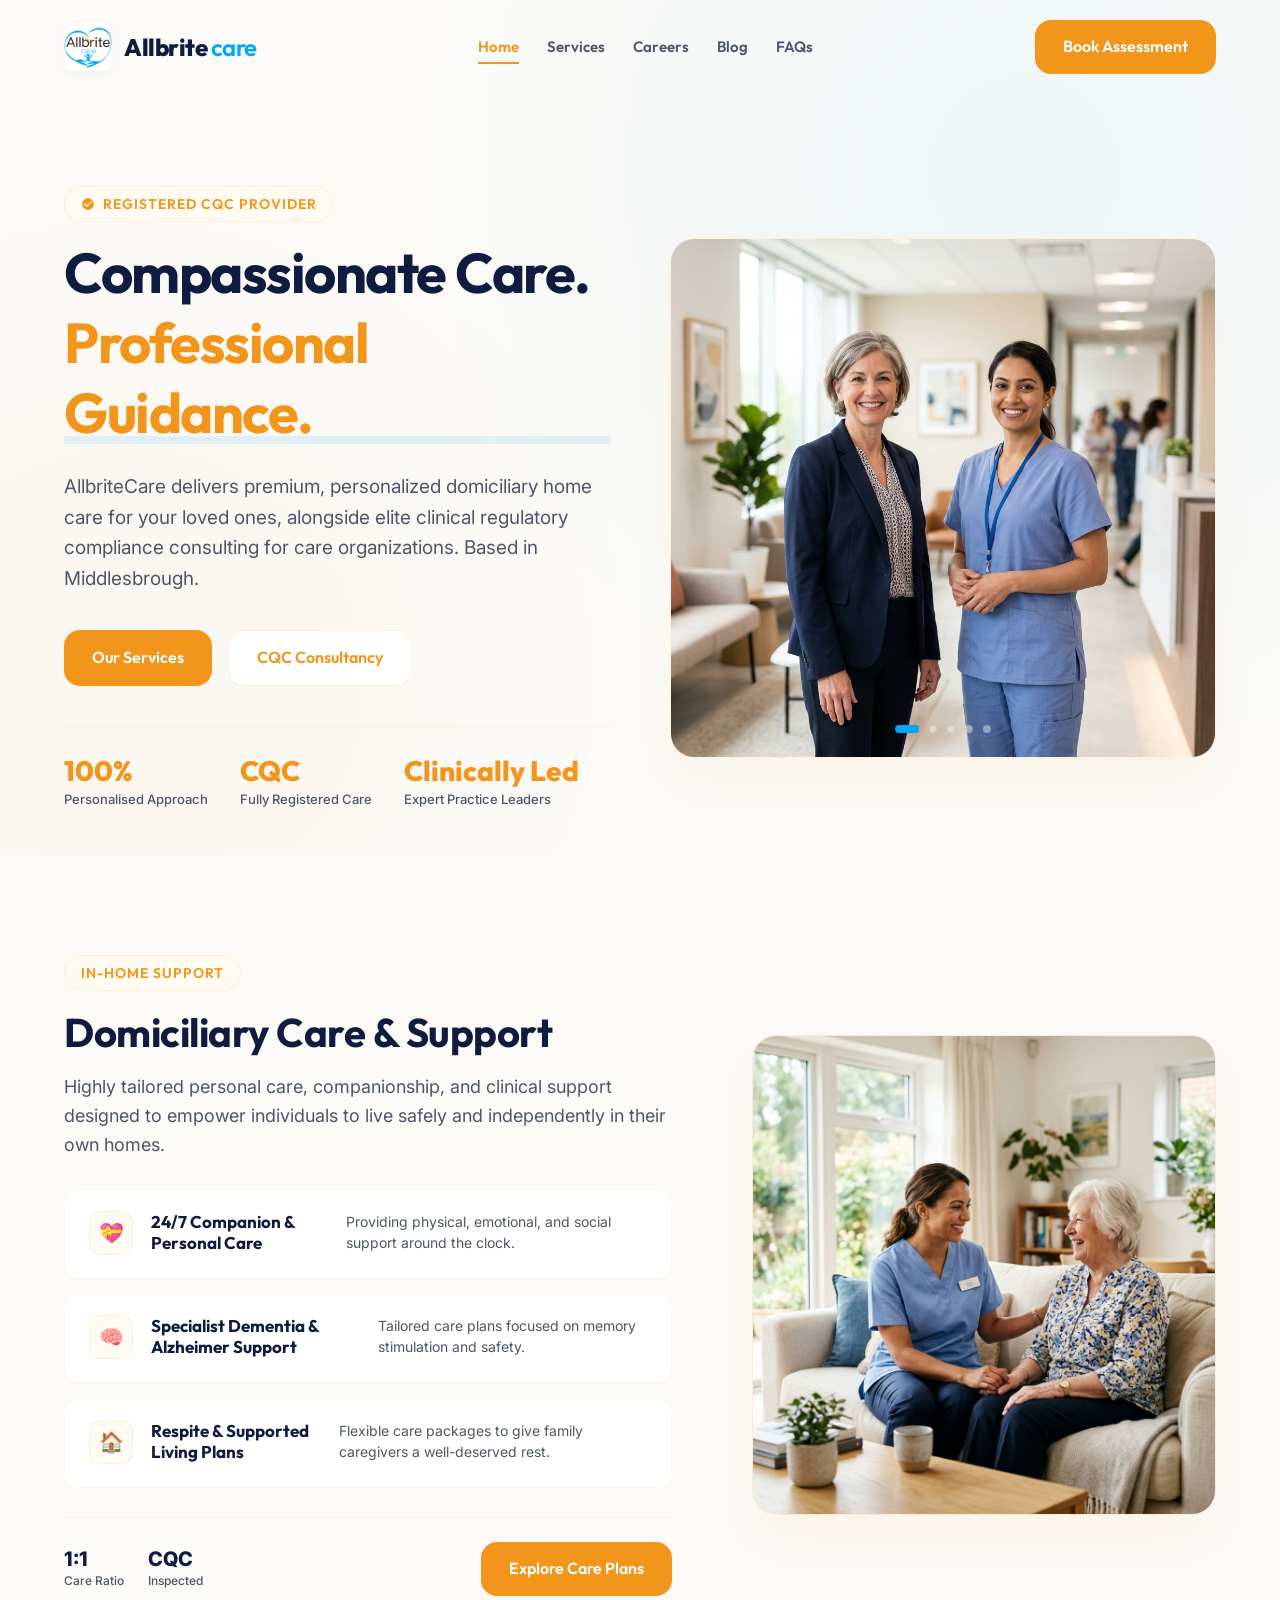
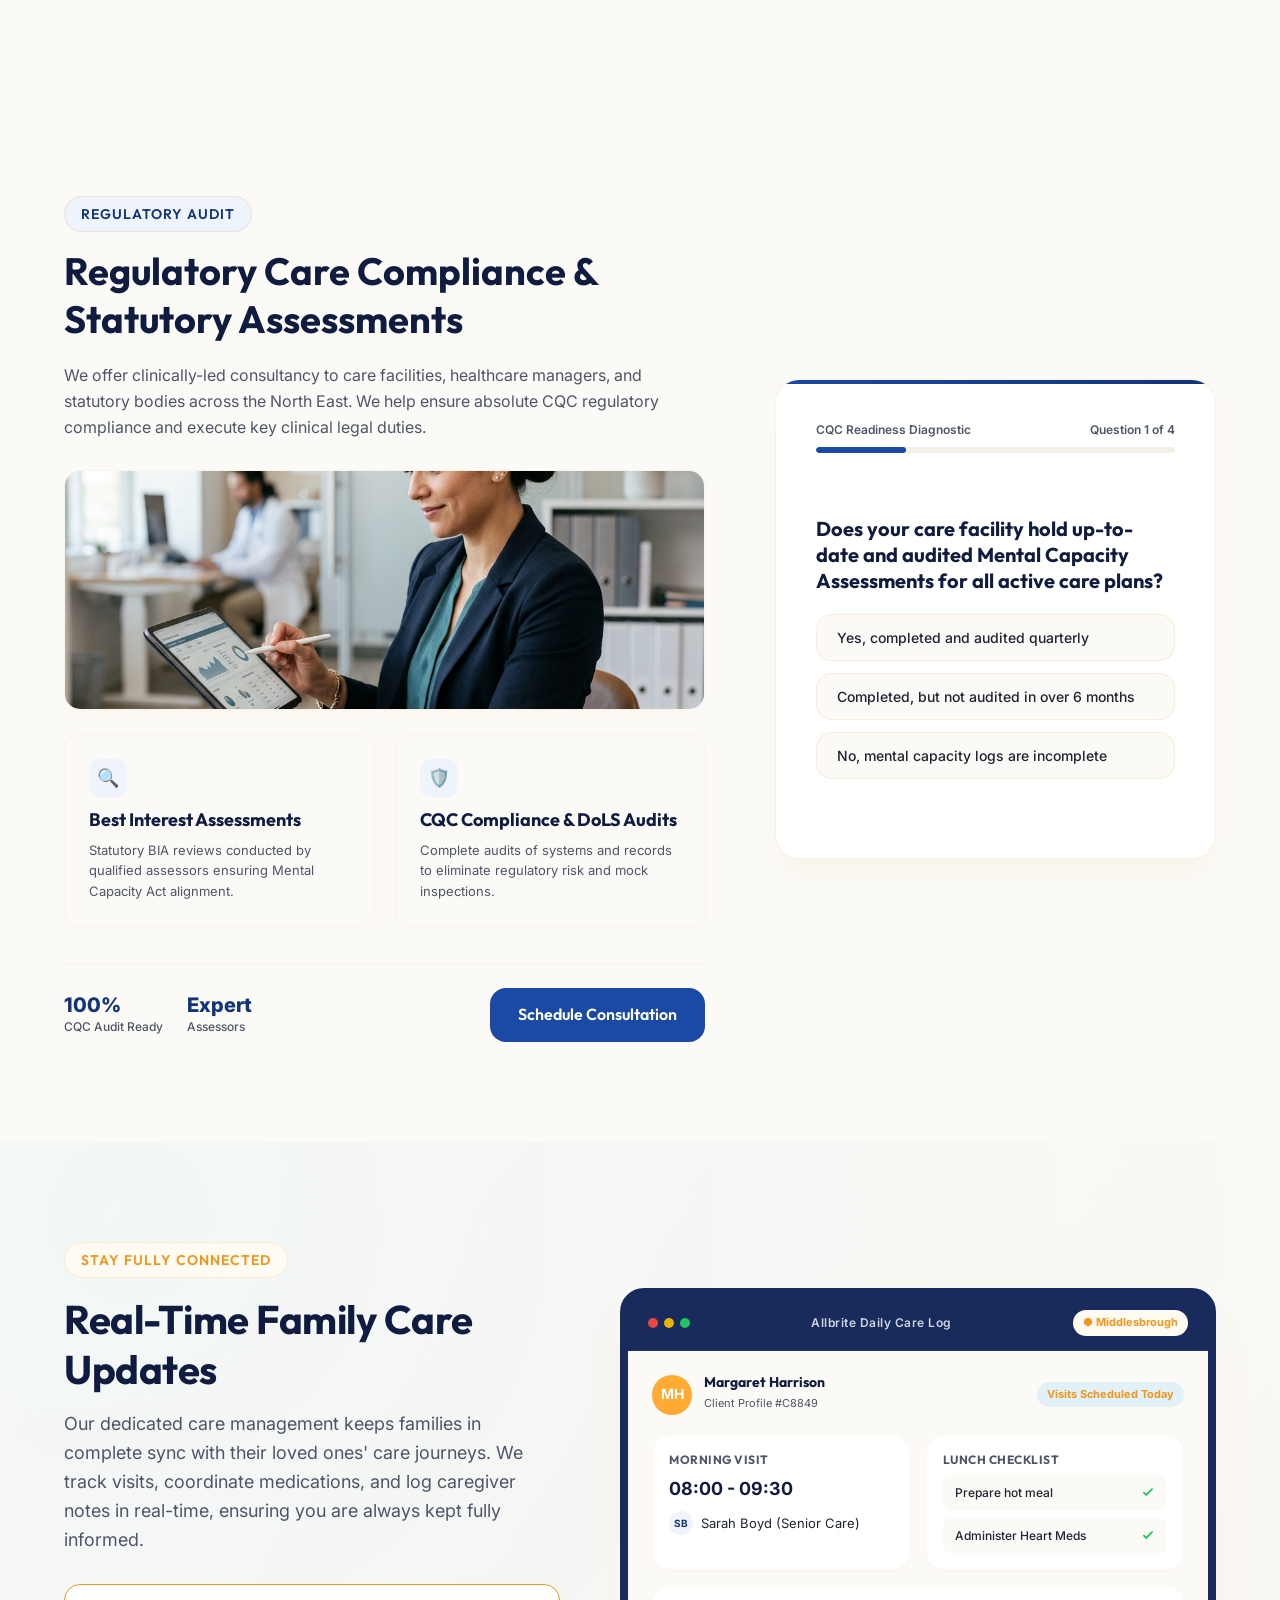
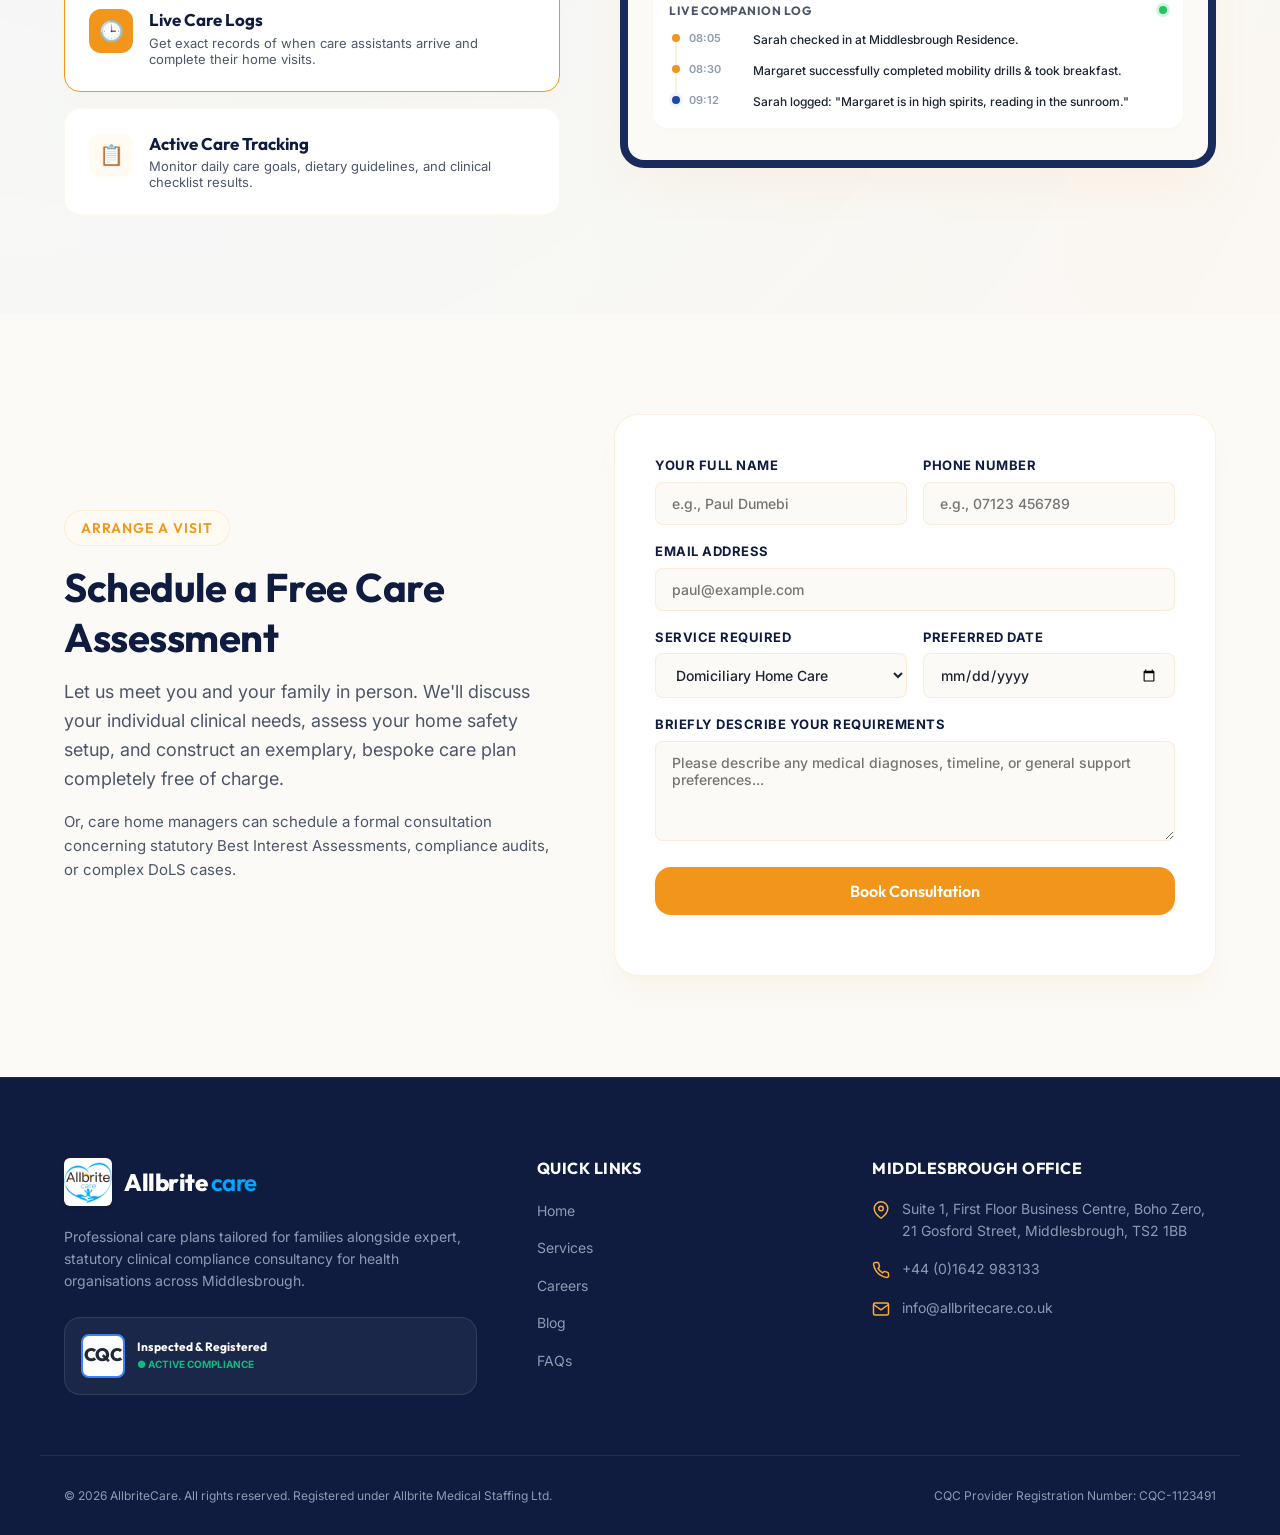
<file: index.html>
<!DOCTYPE html>
<html lang="en">
<head>
  <meta charset="UTF-8">
  <meta name="viewport" content="width=device-width, initial-scale=1.0">
  
  <!-- SEO Meta Tags -->
  <title>AllbriteCare | Domiciliary Care & CQC Compliance Middlesbrough</title>
  <meta name="description" content="Allbrite Care provides professional domiciliary care, supported living, and regulatory healthcare consultancy including CQC audits, DoLS, and Mental Health Assessments in Middlesbrough, UK.">
  <meta name="keywords" content="domiciliary care, supported living, CQC consultancy, Best Interest Assessment, DoLS, care Middlesbrough, Allbrite Care">
  
  <!-- Fonts -->
  <link rel="preconnect" href="https://fonts.googleapis.com">
  <link rel="preconnect" href="https://fonts.gstatic.com" crossorigin>
  
  <!-- Stylesheets -->
  <link rel="stylesheet" href="styles.css">
</head>
<body>

  <!-- Header Navigation -->
  <header class="header" id="header">
    <div class="container nav-wrapper">
      <a href="index.html" class="logo-container">
        <img src="Images/logo.jpg" alt="AllbriteCare Logo" class="logo-img">
        <div class="logo-text" style="display: inline;">
          Allbrite
          <span class="logo-sub">care</span>
        </div>
      </a>
      
      <ul class="nav-menu" id="navMenu">
        <li><a href="index.html" class="nav-link active">Home</a></li>
        <li><a href="#" class="nav-link">Services</a></li>
        <li><a href="#" class="nav-link">Careers</a></li>
        <li><a href="#" class="nav-link">Blog</a></li>
        <li><a href="#" class="nav-link">FAQs</a></li>
        <!-- <li><a href="services.html" class="nav-link">Services</a></li>
        <li><a href="careers.html" class="nav-link">Careers</a></li>
        <li><a href="blog.html" class="nav-link">Blog</a></li>
        <li><a href="faqs.html" class="nav-link">FAQs</a></li> -->
      </ul>
      
      <div class="nav-ctas">
        <a href="#scheduler" class="btn btn-primary" id="header-cta-btn">Book Assessment</a>
        <button class="menu-toggle" id="menuToggle" aria-label="Toggle Navigation Menu">
          <svg width="24" height="24" viewBox="0 0 24 24" fill="none" stroke="currentColor" stroke-width="2">
            <path d="M4 6H20M4 12H20M4 18H20" stroke-linecap="round"></path>
          </svg>
        </button>
      </div>
    </div>
  </header>

  <!-- Hero Section -->
  <section class="hero" id="hero">
    <div class="container hero-grid">
      <div class="hero-content reveal-left">
        <div class="badge">
          <svg width="14" height="14" viewBox="0 0 24 24" fill="currentColor">
            <path d="M12 2C6.48 2 2 6.48 2 12s4.48 10 10 10 10-4.48 10-10S17.52 2 12 2zm-2 15l-5-5 1.41-1.41L10 14.17l7.59-7.59L19 8l-9 9z"/>
          </svg>
          Registered CQC Provider
        </div>
        <h1 class="hero-h1">Compassionate Care. <span class="highlight">Professional Guidance.</span></h1>
        <p class="hero-p">AllbriteCare delivers premium, personalized domiciliary home care for your loved ones, alongside elite clinical regulatory compliance consulting for care organizations. Based in Middlesbrough.</p>
        <div class="hero-ctas">
          <a href="#" class="btn btn-primary">Our Services</a>
          <!-- <a href="services.html" class="btn btn-primary">Our Services</a> -->
          <a href="#consultancy" class="btn btn-secondary">CQC Consultancy</a>
        </div>
        <div class="hero-trust">
          <div class="trust-item">
            <span class="trust-num">100%</span>
            <span class="trust-text">Personalised Approach</span>
          </div>
          <div class="trust-item">
            <span class="trust-num">CQC</span>
            <span class="trust-text">Fully Registered Care</span>
          </div>
          <div class="trust-item">
            <span class="trust-num">Clinically Led</span>
            <span class="trust-text">Expert Practice Leaders</span>
          </div>
        </div>
      </div>
      
      <!-- Hero Premium Image -->
      <div class="hero-visual reveal-right">
        <div class="visual-backdrop"></div>
        <div class="hero-image-container">
          <img src="Images/hero_care.png" alt="Allbrite Care Team" class="hero-main-img active">
          <img src="Images/supported_living.png" alt="Allbrite Supported Living Cooking" class="hero-main-img">
          <img src="Images/companion_care.png" alt="Allbrite Companion & Personal Support" class="hero-main-img">
          <img src="Images/dementia_care.png" alt="Cognitive & Companion Care Chess" class="hero-main-img">
          <img src="Images/carer_supporting_couples.png" alt="Allbrite Carer Supporting Couples" class="hero-main-img">
          
          <div class="hero-slider-dots">
            <span class="slider-dot active" data-slide="0"></span>
            <span class="slider-dot" data-slide="1"></span>
            <span class="slider-dot" data-slide="2"></span>
            <span class="slider-dot" data-slide="3"></span>
            <span class="slider-dot" data-slide="4"></span>
          </div>
        </div>
      </div>
    </div>
  </section>

  <!-- Home Care Services Section -->
  <section class="section home-care-section" id="home-care">
    <div class="container home-care-grid">
      <div class="home-care-content reveal-left">
        <span class="badge">In-Home Support</span>
        <h2 class="section-title">Domiciliary Care & Support</h2>
        <p class="section-desc">Highly tailored personal care, companionship, and clinical support designed to empower individuals to live safely and independently in their own homes.</p>
        
        <div class="home-care-pillars reveal-group">
          <div class="home-care-pillar-card">
            <div class="home-care-p-icon">💝</div>
            <h4>24/7 Companion & Personal Care</h4>
            <p>Providing physical, emotional, and social support around the clock.</p>
          </div>
          <div class="home-care-pillar-card">
            <div class="home-care-p-icon">🧠</div>
            <h4>Specialist Dementia & Alzheimer Support</h4>
            <p>Tailored care plans focused on memory stimulation and safety.</p>
          </div>
          <div class="home-care-pillar-card">
            <div class="home-care-p-icon">🏠</div>
            <h4>Respite & Supported Living Plans</h4>
            <p>Flexible care packages to give family caregivers a well-deserved rest.</p>
          </div>
        </div>

        <div class="home-care-footer">
          <div class="home-care-stats">
            <div class="hc-stat"><span>1:1</span>Care Ratio</div>
            <div class="hc-stat"><span>CQC</span>Inspected</div>
          </div>
          <!-- <a href="services.html" class="btn btn-primary">Explore Care Plans</a> -->
          <a href="#" class="btn btn-primary">Explore Care Plans</a>
        </div>
      </div>

      <div class="home-care-visual reveal-right">
        <div class="image-backdrop bg-primary-tint"></div>
        <img src="Images/home_care_services.png" alt="Allbrite Care Assistant with Client" class="home-care-img">
      </div>
    </div>
  </section>

  <!-- Healthcare & Regulatory Consultancy Section -->
  <section class="section" id="consultancy">
    <div class="container consultancy-grid">
      <div class="consultancy-text reveal-left">
        <span class="badge badge-gold">Regulatory Audit</span>
        <h2 class="consultancy-title">Regulatory Care Compliance & Statutory Assessments</h2>
        <p class="consultancy-desc">We offer clinically-led consultancy to care facilities, healthcare managers, and statutory bodies across the North East. We help ensure absolute CQC regulatory compliance and execute key clinical legal duties.</p>
        
        <div class="consultancy-image-wrapper reveal-scale">
          <img src="Images/clinical_consultancy.png" alt="Clinical Compliance Audit" class="consultancy-img">
        </div>

        <div class="consultancy-pillars reveal-group">
          <div class="consultancy-pillar-card">
            <div class="consultancy-p-icon">🔍</div>
            <h4>Best Interest Assessments</h4>
            <p>Statutory BIA reviews conducted by qualified assessors ensuring Mental Capacity Act alignment.</p>
          </div>
          <div class="consultancy-pillar-card">
            <div class="consultancy-p-icon">🛡️</div>
            <h4>CQC Compliance & DoLS Audits</h4>
            <p>Complete audits of systems and records to eliminate regulatory risk and mock inspections.</p>
          </div>
        </div>
        <div class="consultancy-footer">
          <div class="consultancy-stats">
            <div class="c-stat"><span>100%</span>CQC Audit Ready</div>
            <div class="c-stat"><span>Expert</span>Assessors</div>
          </div>
          <a href="#scheduler" class="btn btn-gold">Schedule Consultation</a>
        </div>
      </div>

      <!-- Regulatory Assessment Diagnostic Quiz -->
      <div class="quiz-widget reveal-right">
        <div class="quiz-header">
          <div class="quiz-progress-wrapper">
            <span>CQC Readiness Diagnostic</span>
            <span id="quiz-step-text">Question 1 of 4</span>
          </div>
          <div class="quiz-progress-bar">
            <div class="quiz-progress-fill" id="quiz-progress-fill"></div>
          </div>
        </div>

        <div class="quiz-body" id="quiz-body">
          <!-- Dynamically injected active question -->
          <h4 class="quiz-question" id="quiz-question">Does your care facility hold up-to-date and audited Mental Capacity Assessments for all active care plans?</h4>
          <div class="quiz-options" id="quiz-options">
            <button class="quiz-option" data-score="3">Yes, completed and audited quarterly</button>
            <button class="quiz-option" data-score="1">Completed, but not audited in over 6 months</button>
            <button class="quiz-option" data-score="0">No, mental capacity logs are incomplete</button>
          </div>
        </div>

        <!-- Quiz Results view -->
        <div class="quiz-results-panel" id="quiz-results">
          <div class="quiz-score-ring" id="quiz-score-ring">85%</div>
          <h3 class="quiz-result-heading" id="quiz-result-heading">Strong Compliance Health</h3>
          <p class="quiz-result-feedback" id="quiz-result-feedback">Your facility meets basic requirements but has slight exposure in DoLS record-keeping and updates. We recommend a proactive mock inspection.</p>
          <a href="#scheduler" class="btn btn-gold">Book Compliance Audit</a>
        </div>
      </div>
    </div>
  </section>

  <!-- Client & Family Care Coordination Preview Section -->
  <section class="section portal-showcase" id="portal">
    <div class="container portal-grid">
      <div class="portal-text reveal-left">
        <span class="badge">Stay Fully Connected</span>
        <h2 class="section-title">Real-Time Family Care Updates</h2>
        <p class="section-desc">Our dedicated care management keeps families in complete sync with their loved ones' care journeys. We track visits, coordinate medications, and log caregiver notes in real-time, ensuring you are always kept fully informed.</p>
        
        <div class="portal-tabs-list" style="margin-top: 30px;">
          <button class="portal-tab-btn active" data-portal-tab="logs">
            <div class="portal-tab-icon">🕒</div>
            <div>
              <h4 class="portal-tab-title">Live Care Logs</h4>
              <p class="portal-tab-desc">Get exact records of when care assistants arrive and complete their home visits.</p>
            </div>
          </button>

          <button class="portal-tab-btn" data-portal-tab="plan">
            <div class="portal-tab-icon">📋</div>
            <div>
              <h4 class="portal-tab-title">Active Care Tracking</h4>
              <p class="portal-tab-desc">Monitor daily care goals, dietary guidelines, and clinical checklist results.</p>
            </div>
          </button>
        </div>
      </div>

      <!-- High-fidelity simulated tablet dashboard -->
      <div class="portal-screen-wrapper reveal-right">
        <div class="portal-screen-header">
          <div class="portal-window-dots">
            <span class="portal-dot portal-dot-red"></span>
            <span class="portal-dot portal-dot-yellow"></span>
            <span class="portal-dot portal-dot-green"></span>
          </div>
          <span class="portal-screen-title">Allbrite Daily Care Log</span>
          <span class="sim-status-badge">● Middlesbrough</span>
        </div>

        <!-- Dashboard View 1: Live Visit Logs -->
        <div class="portal-screen-body active" id="sim-body-logs">
          <div class="sim-header">
            <div class="sim-user">
              <div class="sim-avatar">MH</div>
              <div class="sim-user-info">
                <h5>Margaret Harrison</h5>
                <span>Client Profile #C8849</span>
              </div>
            </div>
            <span class="sim-status-badge" style="background-color:rgba(0, 160, 240, 0.1); color:var(--primary-blue);">Visits Scheduled Today</span>
          </div>

          <div class="sim-grid">
            <div class="sim-card">
              <h6>Morning Visit</h6>
              <div class="sim-time">08:00 - 09:30</div>
              <div class="sim-caregiver">
                <div class="sim-cg-avatar">SB</div>
                <span>Sarah Boyd (Senior Care)</span>
              </div>
            </div>
            <div class="sim-card">
              <h6>Lunch Checklist</h6>
              <div class="sim-list">
                <div class="sim-list-item">Prepare hot meal <svg viewBox="0 0 24 24" fill="none" stroke="currentColor"><path d="M5 13l4 4L19 7" stroke-width="3" stroke-linecap="round"/></svg></div>
                <div class="sim-list-item">Administer Heart Meds <svg viewBox="0 0 24 24" fill="none" stroke="currentColor"><path d="M5 13l4 4L19 7" stroke-width="3" stroke-linecap="round"/></svg></div>
              </div>
            </div>
          </div>

          <div class="sim-live-log">
            <h6>Live Companion Log <span class="live-pulse"></span></h6>
            <div class="log-timeline">
              <div class="log-entry">
                <span class="log-time">08:05</span>
                <span class="log-text">Sarah checked in at Middlesbrough Residence.</span>
              </div>
              <div class="log-entry">
                <span class="log-time">08:30</span>
                <span class="log-text">Margaret successfully completed mobility drills & took breakfast.</span>
              </div>
              <div class="log-entry active">
                <span class="log-time">09:12</span>
                <span class="log-text">Sarah logged: "Margaret is in high spirits, reading in the sunroom."</span>
              </div>
            </div>
          </div>
        </div>

        <!-- Dashboard View 2: Real-Time Care Plans -->
        <div class="portal-screen-body" id="sim-body-plan">
          <div class="sim-header">
            <div class="sim-user">
              <div class="sim-avatar">MH</div>
              <div class="sim-user-info">
                <h5>Margaret Harrison</h5>
                <span>Primary Care Goal: Independence</span>
              </div>
            </div>
            <span class="sim-status-badge" style="background-color:var(--accent-gold-light); color:var(--accent-gold-hover);">Active Care Plan</span>
          </div>

          <div class="sim-card" style="margin-bottom: 16px;">
            <h6 style="color: var(--primary-blue); font-weight:700;">Clinical Targets</h6>
            <div class="sim-list" style="margin-top: 10px;">
              <div class="sim-list-item" style="background-color: var(--bg-pure); border: 1px solid var(--border-light)">Daily mobility walking exercises (15 mins minimum)</div>
              <div class="sim-list-item" style="background-color: var(--bg-pure); border: 1px solid var(--border-light)">Maintain hydration target (1.8 Litres daily intake)</div>
              <div class="sim-list-item" style="background-color: var(--bg-pure); border: 1px solid var(--border-light)">Medication plan: Morning (Tier A), Evening (Tier B)</div>
            </div>
          </div>

          <div class="sim-grid">
            <div class="sim-card">
              <h6>Dietary Profile</h6>
              <span class="sim-time" style="font-size:14px; font-weight:600;">Low Sodium Plan</span>
              <p style="font-size:11px; color: var(--text-secondary); margin-top:6px;">High protein meals focus. Loves warm tea, limit coffee intake.</p>
            </div>
            <div class="sim-card">
              <h6>Allergies & Risks</h6>
              <span class="sim-time" style="font-size:14px; font-weight:600; color:#ef4444;">Moderate Fall Risk</span>
              <p style="font-size:11px; color: var(--text-secondary); margin-top:6px;">Always use the supporting frame when exiting the bathroom.</p>
            </div>
          </div>
        </div>

      </div>
    </div>
  </section>

  <!-- Care Assessment Scheduler & Booking Module Section -->
  <section class="section" id="scheduler">
    <div class="container scheduler-layout">
      <div class="scheduler-text reveal-left">
        <span class="badge">Arrange a Visit</span>
        <h2 class="section-title">Schedule a Free Care Assessment</h2>
        <p class="section-desc">Let us meet you and your family in person. We'll discuss your individual clinical needs, assess your home safety setup, and construct an exemplary, bespoke care plan completely free of charge.</p>
        <p class="section-desc" style="margin-top: 16px; font-size:15px;">Or, care home managers can schedule a formal consultation concerning statutory Best Interest Assessments, compliance audits, or complex DoLS cases.</p>
      </div>

      <!-- High-fidelity booking form -->
      <div class="scheduler-card glass-panel reveal-scale" id="bookingCard">
        <form class="scheduler-grid" id="assessmentForm">
          <div class="form-group">
            <label class="form-label" for="full-name">Your Full Name</label>
            <input type="text" class="form-input" id="full-name" placeholder="e.g., Paul Dumebi" required>
          </div>
          
          <div class="form-group">
            <label class="form-label" for="phone-number">Phone Number</label>
            <input type="tel" class="form-input" id="phone-number" placeholder="e.g., 07123 456789" required>
          </div>

          <div class="form-group form-group-full">
            <label class="form-label" for="email">Email Address</label>
            <input type="email" class="form-input" id="email" placeholder="paul@example.com" required>
          </div>

          <div class="form-group">
            <label class="form-label" for="inquiry-type">Service Required</label>
            <select class="form-select" id="inquiry-type" required>
              <option value="domiciliary">Domiciliary Home Care</option>
              <option value="livein">24/7 Live-in Care</option>
              <option value="consultancy">CQC Regulatory Consultancy</option>
              <option value="bia">Best Interest Assessment</option>
            </select>
          </div>

          <div class="form-group">
            <label class="form-label" for="preferred-date">Preferred Date</label>
            <input type="date" class="form-input" id="preferred-date" required>
          </div>

          <div class="form-group form-group-full">
            <label class="form-label" for="notes">Briefly Describe Your Requirements</label>
            <textarea class="form-textarea" id="notes" placeholder="Please describe any medical diagnoses, timeline, or general support preferences..."></textarea>
          </div>

          <div class="form-group form-group-full" style="margin-top: 10px;">
            <button type="submit" class="btn btn-primary" style="width: 100%;">Book Consultation</button>
          </div>
        </form>
      </div>
    </div>
  </section>

  <!-- Footer Section -->
  <footer class="footer">
    <div class="container footer-grid">
      
      <!-- Brand & Regulatory badges -->
      <div class="footer-brand">
        <a href="index.html" class="logo-container" style="margin-bottom: 20px;">
          <img src="Images/logo.jpg" alt="Allbrite Care Logo" class="logo-img">
          <div class="logo-text" style="color: #ffffff;display: inline;">
            Allbrite
            <span class="logo-sub">care</span>
          </div>
        </a>
        <p class="footer-desc">Professional care plans tailored for families alongside expert, statutory clinical compliance consultancy for health organisations across Middlesbrough.</p>
        
        <div class="cqc-badge-footer">
          <div class="cqc-logo">CQC</div>
          <div class="cqc-info">
            <h6>Inspected & Registered</h6>
            <p>● Active Compliance</p>
          </div>
        </div>
      </div>

      <!-- Quick links -->
      <div class="footer-links">
        <h5>Quick Links</h5>
        <ul class="footer-links-list">
          <li><a href="index.html" class="footer-link">Home</a></li>
          <li><a href="#" class="footer-link">Services</a></li>
          <li><a href="#" class="footer-link">Careers</a></li>
          <li><a href="#" class="footer-link">Blog</a></li>
          <li><a href="#" class="footer-link">FAQs</a></li>
          <!-- <li><a href="services.html" class="footer-link">Services</a></li>
          <li><a href="careers.html" class="footer-link">Careers</a></li>
          <li><a href="blog.html" class="footer-link">Blog</a></li>
          <li><a href="faqs.html" class="footer-link">FAQs</a></li> -->
        </ul>
      </div>

      <!-- Middlesbrough Location & contact info -->
      <div class="footer-links">
        <h5>Middlesbrough Office</h5>
        <ul class="footer-contact-list">
          <li class="footer-contact-item">
            <svg viewBox="0 0 24 24" fill="none" stroke="currentColor" stroke-width="2">
              <path d="M21 10c0 7-9 13-9 13s-9-6-9-13a9 9 0 0118 0z"></path>
              <circle cx="12" cy="10" r="3"></circle>
            </svg>
            <span>Suite 1, First Floor Business Centre, Boho Zero, 21 Gosford Street, Middlesbrough, TS2 1BB</span>
          </li>
          <li class="footer-contact-item">
            <svg viewBox="0 0 24 24" fill="none" stroke="currentColor" stroke-width="2">
              <path d="M22 16.92v3a2 2 0 01-2.18 2 19.79 19.79 0 01-8.63-3.07 19.5 19.5 0 01-6-6 19.79 19.79 0 01-3.07-8.67A2 2 0 014.11 2h3a2 2 0 012 1.72 12.84 12.84 0 00.7 2.81 2 2 0 01-.45 2.11L8.09 9.91a16 16 0 006 6l1.27-1.27a2 2 0 012.11-.45 12.84 12.84 0 002.81.7A2 2 0 0122 16.92z"></path>
            </svg>
            <span>+44 (0)1642 983133</span>
          </li>
          <li class="footer-contact-item">
            <svg viewBox="0 0 24 24" fill="none" stroke="currentColor" stroke-width="2">
              <path d="M4 4h16c1.1 0 2 .9 2 2v12c0 1.1-.9 2-2 2H4c-1.1 0-2-.9-2-2V6c0-1.1.9-2 2-2z"></path>
              <polyline points="22,6 12,13 2,6"></polyline>
            </svg>
            <span>info@allbritecare.co.uk</span>
          </li>
        </ul>
      </div>

    </div>

    <!-- Legal bottom details -->
    <div class="container footer-bottom">
      <span>© 2026 AllbriteCare. All rights reserved. Registered under Allbrite Medical Staffing Ltd.</span>
      <span>CQC Provider Registration Number: CQC-1123491</span>
    </div>
  </footer>

  <!-- Toast Notification System -->
  <div class="toast-container">
    <div class="toast" id="toastMessage">
      <svg width="20" height="20" viewBox="0 0 24 24" fill="none" stroke="currentColor" stroke-width="3">
        <polyline points="20 6 9 17 4 12"></polyline>
      </svg>
      <span id="toastText">Assessment booking completed successfully!</span>
    </div>
  </div>

  <!-- JavaScript file -->
  <script src="app.js"></script>
</body>
</html>
</file>
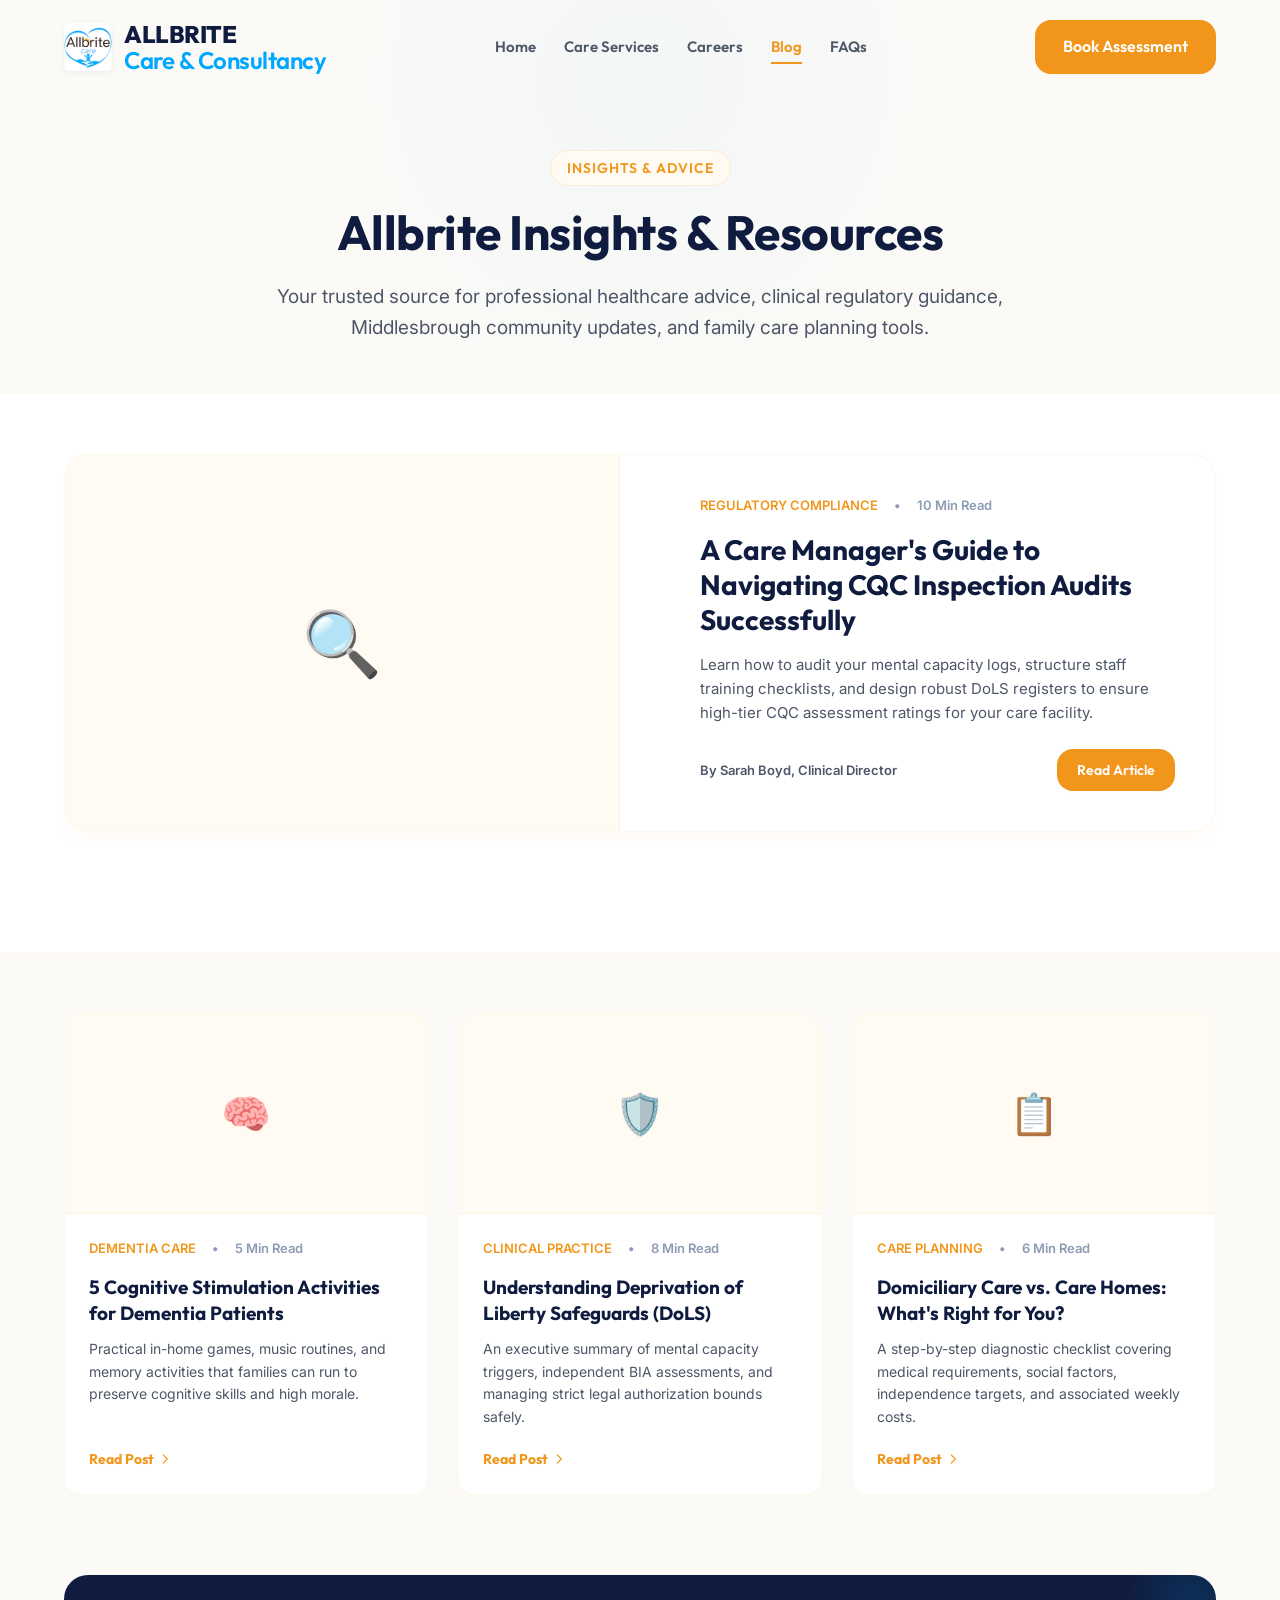
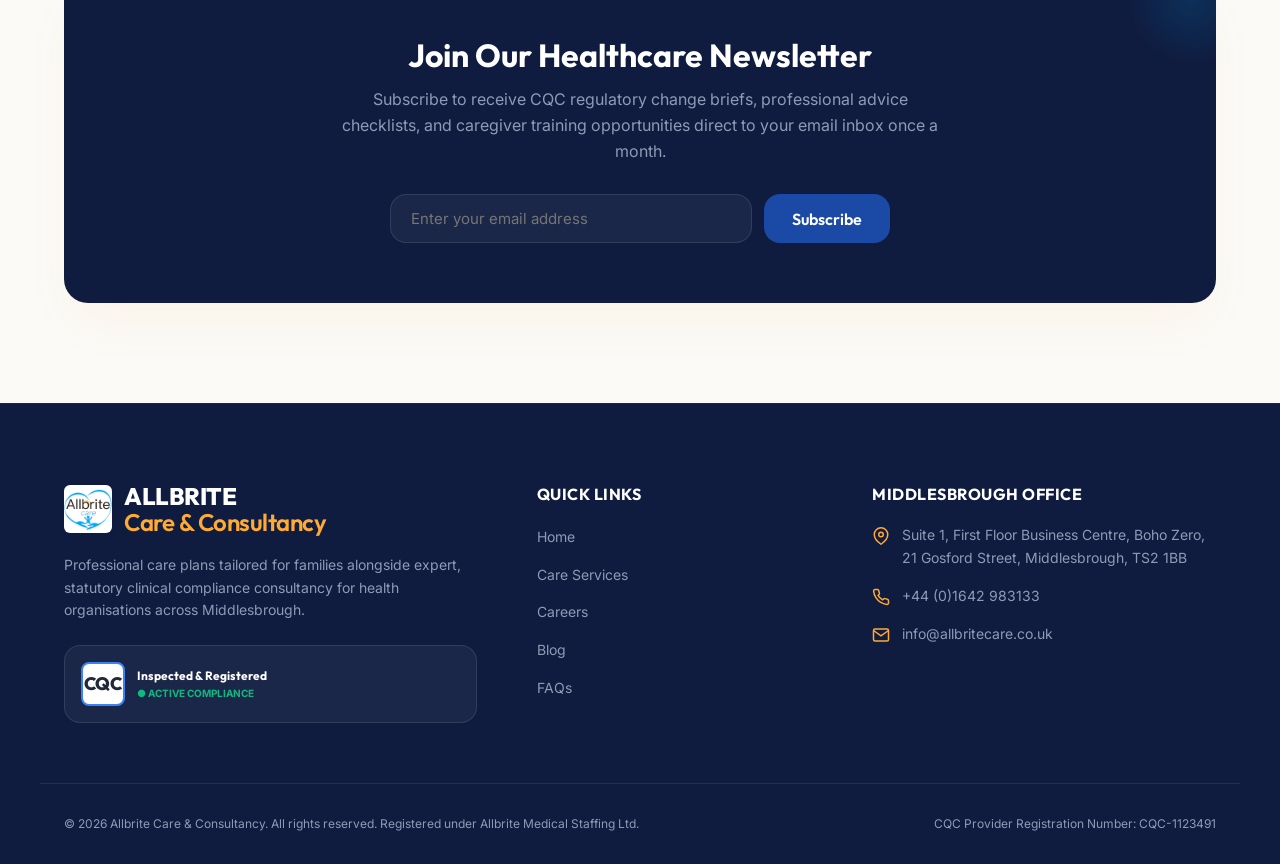
<file: blog.html>
<!DOCTYPE html>
<html lang="en">
<head>
  <meta charset="UTF-8">
  <meta name="viewport" content="width=device-width, initial-scale=1.0">
  
  <!-- SEO Meta Tags -->
  <title>Allbrite Blog & Resource Center | Domiciliary Care Advice Middlesbrough</title>
  <meta name="description" content="Find expert advice, clinical checklists, dementia care guides, and CQC compliance preparation tutorials on the Allbrite Care & Consultancy Blog.">
  <meta name="keywords" content="care blog, dementia advice, CQC preparation blog, home care advice Middlesbrough">
  
  <!-- Fonts -->
  <link rel="preconnect" href="https://fonts.googleapis.com">
  <link rel="preconnect" href="https://fonts.gstatic.com" crossorigin>
  
  <!-- Stylesheets -->
  <link rel="stylesheet" href="styles.css">
</head>
<body>

  <!-- Header Navigation -->
  <header class="header" id="header">
    <div class="container nav-wrapper">
      <a href="index.html" class="logo-container">
        <img src="Images/logo.jpg" alt="Allbrite Care & Consultancy Logo" class="logo-img">
        <div class="logo-text">
          ALLBRITE
          <span class="logo-sub">Care & Consultancy</span>
        </div>
      </a>
      
      <ul class="nav-menu" id="navMenu">
        <li><a href="index.html" class="nav-link">Home</a></li>
        <li><a href="services.html" class="nav-link">Care Services</a></li>
        <li><a href="careers.html" class="nav-link">Careers</a></li>
        <li><a href="blog.html" class="nav-link active">Blog</a></li>
        <li><a href="faqs.html" class="nav-link">FAQs</a></li>
      </ul>
      
      <div class="nav-ctas">
        <a href="index.html#scheduler" class="btn btn-primary" id="header-cta-btn">Book Assessment</a>
        <button class="menu-toggle" id="menuToggle" aria-label="Toggle Navigation Menu">
          <svg width="24" height="24" viewBox="0 0 24 24" fill="none" stroke="currentColor" stroke-width="2">
            <path d="M4 6H20M4 12H20M4 18H20" stroke-linecap="round"></path>
          </svg>
        </button>
      </div>
    </div>
  </header>

  <!-- Blog Hero Section -->
  <section class="section" style="padding-top: 150px; padding-bottom: 50px; background: radial-gradient(circle at 50% 20%, rgba(0, 160, 240, 0.03), transparent 50%);">
    <div class="container text-center" style="text-align: center; max-width: 800px; margin: 0 auto;">
      <span class="badge">Insights & Advice</span>
      <h1 class="section-title" style="font-size: 48px; margin-bottom: 20px;">Allbrite Insights & Resources</h1>
      <p class="section-desc" style="font-size: 19px;">Your trusted source for professional healthcare advice, clinical regulatory guidance, Middlesbrough community updates, and family care planning tools.</p>
    </div>
  </section>

  <!-- Featured Blog Post Section -->
  <section class="section section-bg-alt" id="featured-post" style="padding-top: 60px; padding-bottom: 60px;">
    <div class="container">
      <div class="blog-featured">
        <div class="blog-featured-card">
          <div class="blog-featured-img">🔍</div>
          <div class="blog-featured-content">
            <div class="blog-meta">
              <span class="blog-tag">Regulatory Compliance</span>
              <span>•</span>
              <span>10 Min Read</span>
            </div>
            <h3 class="blog-title">A Care Manager's Guide to Navigating CQC Inspection Audits Successfully</h3>
            <p class="blog-desc">Learn how to audit your mental capacity logs, structure staff training checklists, and design robust DoLS registers to ensure high-tier CQC assessment ratings for your care facility.</p>
            <div style="display:flex; justify-content:space-between; align-items:center;">
              <span style="font-size:13px; color: var(--text-secondary); font-weight:600;">By Sarah Boyd, Clinical Director</span>
              <a href="#newsletter" class="btn btn-primary" style="padding: 10px 20px; font-size:14px;">Read Article</a>
            </div>
          </div>
        </div>
      </div>
    </div>
  </section>

  <!-- Blog Posts Grid Section -->
  <section class="section" id="all-posts" style="padding-top: 60px;">
    <div class="container">
      <div class="blog-grid">
        <!-- Blog Card 1 -->
        <div class="blog-card">
          <div class="blog-card-img">🧠</div>
          <div class="blog-card-content">
            <div class="blog-meta">
              <span class="blog-tag">Dementia Care</span>
              <span>•</span>
              <span>5 Min Read</span>
            </div>
            <h4 class="blog-card-title">5 Cognitive Stimulation Activities for Dementia Patients</h4>
            <p class="blog-card-desc">Practical in-home games, music routines, and memory activities that families can run to preserve cognitive skills and high morale.</p>
            <a href="#newsletter" class="blog-card-link">Read Post 
              <svg width="14" height="14" fill="none" stroke="currentColor" stroke-width="2" viewBox="0 0 24 24" style="transition: transform var(--transition-fast);"><path d="M9 5l7 7-7 7" stroke-linecap="round" stroke-linejoin="round"/></svg>
            </a>
          </div>
        </div>

        <!-- Blog Card 2 -->
        <div class="blog-card">
          <div class="blog-card-img">🛡️</div>
          <div class="blog-card-content">
            <div class="blog-meta">
              <span class="blog-tag">Clinical Practice</span>
              <span>•</span>
              <span>8 Min Read</span>
            </div>
            <h4 class="blog-card-title">Understanding Deprivation of Liberty Safeguards (DoLS)</h4>
            <p class="blog-card-desc">An executive summary of mental capacity triggers, independent BIA assessments, and managing strict legal authorization bounds safely.</p>
            <a href="#newsletter" class="blog-card-link">Read Post 
              <svg width="14" height="14" fill="none" stroke="currentColor" stroke-width="2" viewBox="0 0 24 24" style="transition: transform var(--transition-fast);"><path d="M9 5l7 7-7 7" stroke-linecap="round" stroke-linejoin="round"/></svg>
            </a>
          </div>
        </div>

        <!-- Blog Card 3 -->
        <div class="blog-card">
          <div class="blog-card-img">📋</div>
          <div class="blog-card-content">
            <div class="blog-meta">
              <span class="blog-tag">Care Planning</span>
              <span>•</span>
              <span>6 Min Read</span>
            </div>
            <h4 class="blog-card-title">Domiciliary Care vs. Care Homes: What's Right for You?</h4>
            <p class="blog-card-desc">A step-by-step diagnostic checklist covering medical requirements, social factors, independence targets, and associated weekly costs.</p>
            <a href="#newsletter" class="blog-card-link">Read Post 
              <svg width="14" height="14" fill="none" stroke="currentColor" stroke-width="2" viewBox="0 0 24 24" style="transition: transform var(--transition-fast);"><path d="M9 5l7 7-7 7" stroke-linecap="round" stroke-linejoin="round"/></svg>
            </a>
          </div>
        </div>
      </div>

      <!-- Newsletter subscription form -->
      <div class="newsletter-card" id="newsletter">
        <div class="summary-decor" style="background: radial-gradient(circle, rgba(0, 160, 240, 0.15) 0%, transparent 60%);"></div>
        <h3>Join Our Healthcare Newsletter</h3>
        <p>Subscribe to receive CQC regulatory change briefs, professional advice checklists, and caregiver training opportunities direct to your email inbox once a month.</p>
        <form class="newsletter-form" id="newsletterForm">
          <input type="email" class="newsletter-input" id="newsletter-email" placeholder="Enter your email address" required>
          <button type="submit" class="btn btn-gold">Subscribe</button>
        </form>
      </div>

    </div>
  </section>

  <!-- Footer Section -->
  <footer class="footer">
    <div class="container footer-grid">
      
      <!-- Brand & Regulatory badges -->
      <div class="footer-brand">
        <a href="index.html" class="logo-container" style="margin-bottom: 20px;">
          <img src="Images/logo.jpg" alt="Allbrite Care Logo" class="logo-img">
          <div class="logo-text" style="color: #ffffff;">
            ALLBRITE
            <span class="logo-sub" style="color: var(--primary-blue-light);">Care & Consultancy</span>
          </div>
        </a>
        <p class="footer-desc">Professional care plans tailored for families alongside expert, statutory clinical compliance consultancy for health organisations across Middlesbrough.</p>
        
        <div class="cqc-badge-footer">
          <div class="cqc-logo">CQC</div>
          <div class="cqc-info">
            <h6>Inspected & Registered</h6>
            <p>● Active Compliance</p>
          </div>
        </div>
      </div>

      <!-- Quick links -->
      <div class="footer-links">
        <h5>Quick Links</h5>
        <ul class="footer-links-list">
          <li><a href="index.html" class="footer-link">Home</a></li>
          <li><a href="services.html" class="footer-link">Care Services</a></li>
          <li><a href="careers.html" class="footer-link">Careers</a></li>
          <li><a href="blog.html" class="footer-link">Blog</a></li>
          <li><a href="faqs.html" class="footer-link">FAQs</a></li>
        </ul>
      </div>

      <!-- Middlesbrough Location & contact info -->
      <div class="footer-links">
        <h5>Middlesbrough Office</h5>
        <ul class="footer-contact-list">
          <li class="footer-contact-item">
            <svg viewBox="0 0 24 24" fill="none" stroke="currentColor" stroke-width="2">
              <path d="M21 10c0 7-9 13-9 13s-9-6-9-13a9 9 0 0118 0z"></path>
              <circle cx="12" cy="10" r="3"></circle>
            </svg>
            <span>Suite 1, First Floor Business Centre, Boho Zero, 21 Gosford Street, Middlesbrough, TS2 1BB</span>
          </li>
          <li class="footer-contact-item">
            <svg viewBox="0 0 24 24" fill="none" stroke="currentColor" stroke-width="2">
              <path d="M22 16.92v3a2 2 0 01-2.18 2 19.79 19.79 0 01-8.63-3.07 19.5 19.5 0 01-6-6 19.79 19.79 0 01-3.07-8.67A2 2 0 014.11 2h3a2 2 0 012 1.72 12.84 12.84 0 00.7 2.81 2 2 0 01-.45 2.11L8.09 9.91a16 16 0 006 6l1.27-1.27a2 2 0 012.11-.45 12.84 12.84 0 002.81.7A2 2 0 0122 16.92z"></path>
            </svg>
            <span>+44 (0)1642 983133</span>
          </li>
          <li class="footer-contact-item">
            <svg viewBox="0 0 24 24" fill="none" stroke="currentColor" stroke-width="2">
              <path d="M4 4h16c1.1 0 2 .9 2 2v12c0 1.1-.9 2-2 2H4c-1.1 0-2-.9-2-2V6c0-1.1.9-2 2-2z"></path>
              <polyline points="22,6 12,13 2,6"></polyline>
            </svg>
            <span>info@allbritecare.co.uk</span>
          </li>
        </ul>
      </div>

    </div>

    <!-- Legal bottom details -->
    <div class="container footer-bottom">
      <span>© 2026 Allbrite Care & Consultancy. All rights reserved. Registered under Allbrite Medical Staffing Ltd.</span>
      <span>CQC Provider Registration Number: CQC-1123491</span>
    </div>
  </footer>

  <!-- Toast Notification System -->
  <div class="toast-container">
    <div class="toast" id="toastMessage">
      <svg width="20" height="20" viewBox="0 0 24 24" fill="none" stroke="currentColor" stroke-width="3">
        <polyline points="20 6 9 17 4 12"></polyline>
      </svg>
      <span id="toastText">Action completed successfully!</span>
    </div>
  </div>

  <!-- JavaScript file -->
  <script src="app.js"></script>
</body>
</html>
</file>
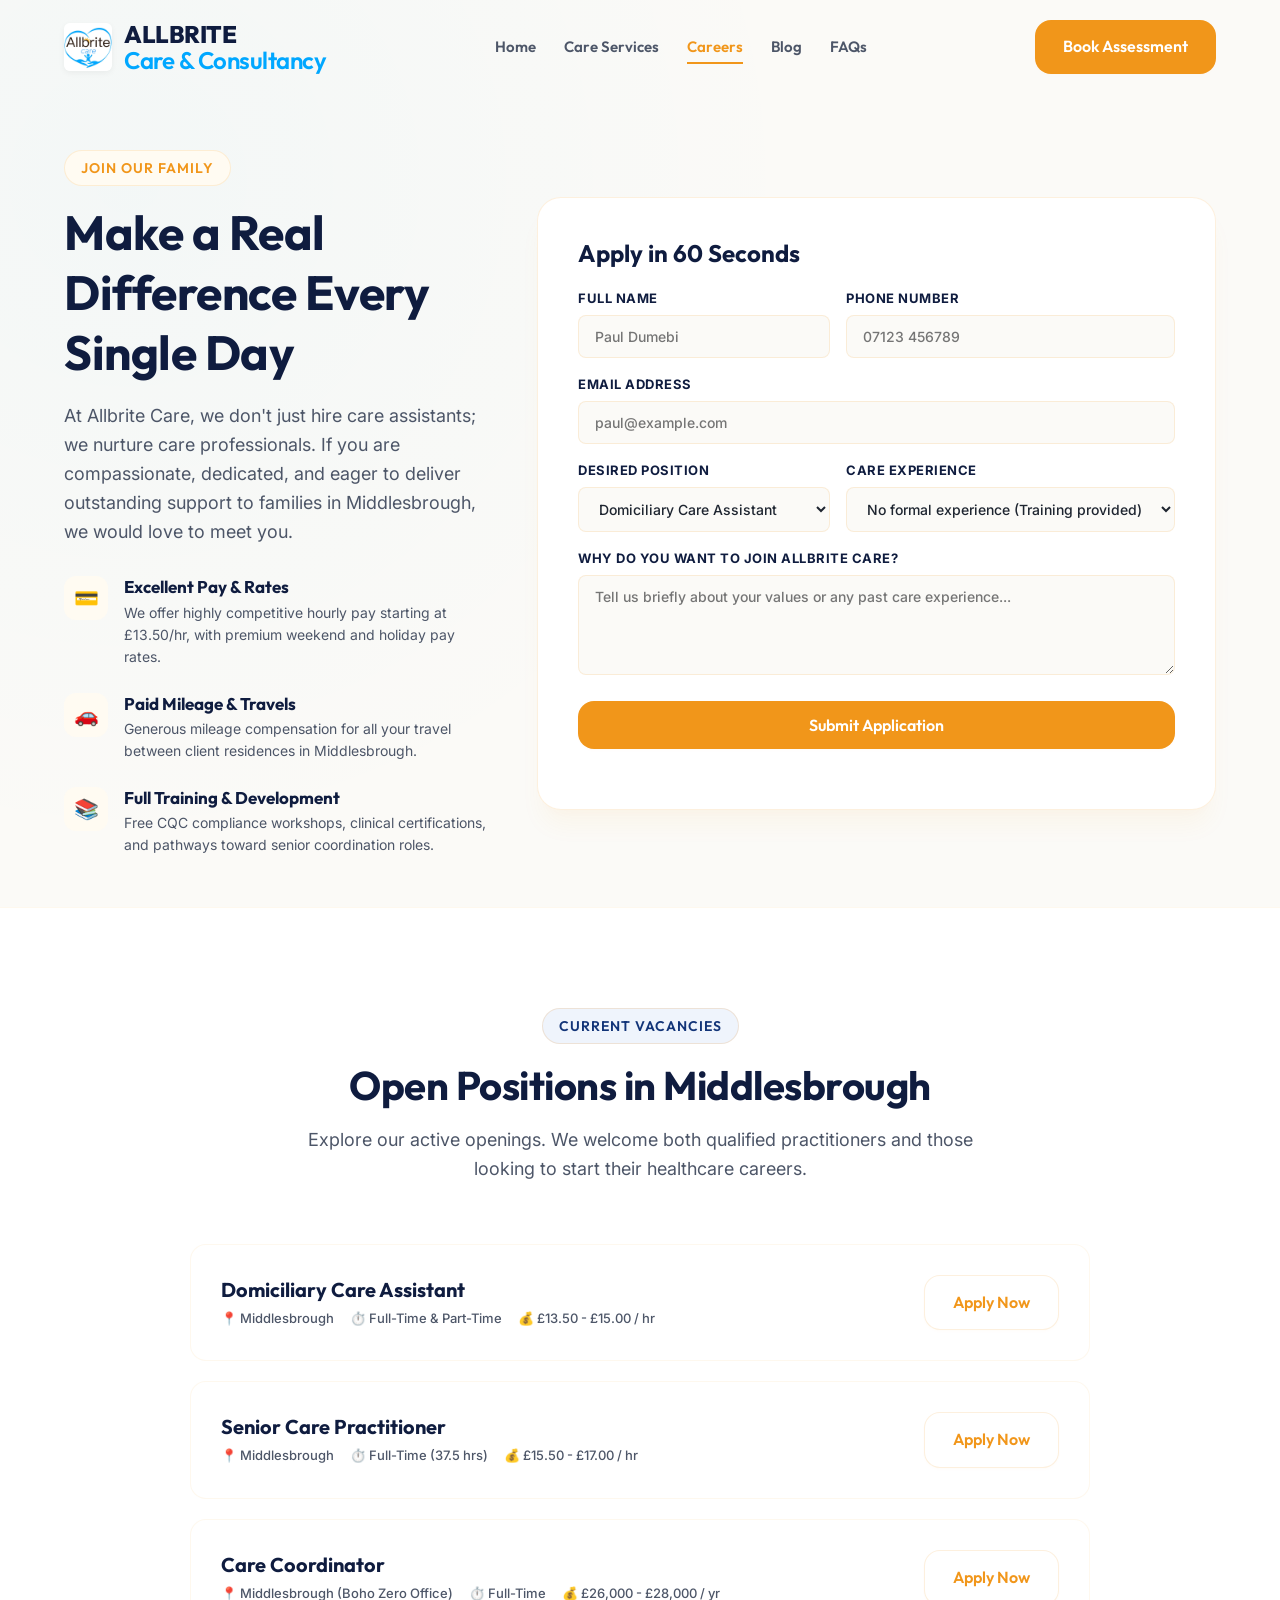
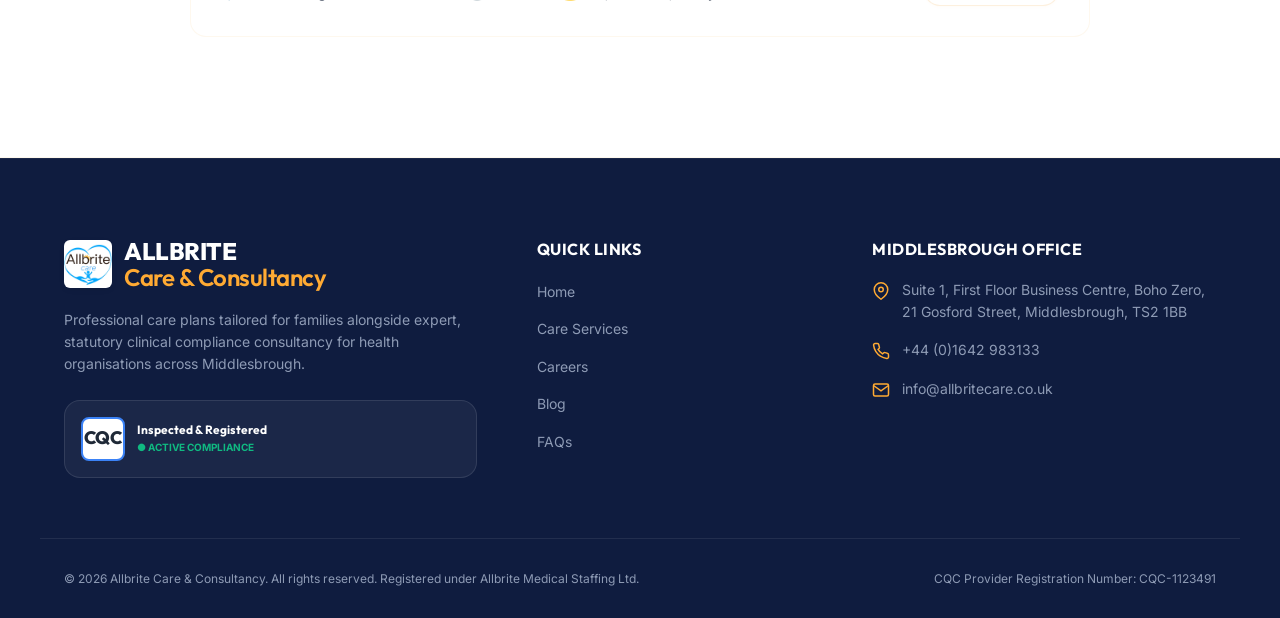
<file: careers.html>
<!DOCTYPE html>
<html lang="en">
<head>
  <meta charset="UTF-8">
  <meta name="viewport" content="width=device-width, initial-scale=1.0">
  
  <!-- SEO Meta Tags -->
  <title>Careers at Allbrite Care | Join Our Caregiving Team Middlesbrough</title>
  <meta name="description" content="Looking for rewarding caregiver jobs in Middlesbrough? Join Allbrite Care as a Domiciliary Care Assistant or Coordinator. Enjoy great pay, paid mileage, and CQC training.">
  <meta name="keywords" content="caregiver jobs, care jobs Middlesbrough, care assistant vacancy, Allbrite Care careers">
  
  <!-- Fonts -->
  <link rel="preconnect" href="https://fonts.googleapis.com">
  <link rel="preconnect" href="https://fonts.gstatic.com" crossorigin>
  
  <!-- Stylesheets -->
  <link rel="stylesheet" href="styles.css">
</head>
<body>

  <!-- Header Navigation -->
  <header class="header" id="header">
    <div class="container nav-wrapper">
      <a href="index.html" class="logo-container">
        <img src="Images/logo.jpg" alt="Allbrite Care & Consultancy Logo" class="logo-img">
        <div class="logo-text">
          ALLBRITE
          <span class="logo-sub">Care & Consultancy</span>
        </div>
      </a>
      
      <ul class="nav-menu" id="navMenu">
        <li><a href="index.html" class="nav-link">Home</a></li>
        <li><a href="services.html" class="nav-link">Care Services</a></li>
        <li><a href="careers.html" class="nav-link active">Careers</a></li>
        <li><a href="blog.html" class="nav-link">Blog</a></li>
        <li><a href="faqs.html" class="nav-link">FAQs</a></li>
      </ul>
      
      <div class="nav-ctas">
        <a href="index.html#scheduler" class="btn btn-primary" id="header-cta-btn">Book Assessment</a>
        <button class="menu-toggle" id="menuToggle" aria-label="Toggle Navigation Menu">
          <svg width="24" height="24" viewBox="0 0 24 24" fill="none" stroke="currentColor" stroke-width="2">
            <path d="M4 6H20M4 12H20M4 18H20" stroke-linecap="round"></path>
          </svg>
        </button>
      </div>
    </div>
  </header>

  <!-- Careers Hero Section -->
  <section class="section" style="padding-top: 150px; padding-bottom: 50px; background: radial-gradient(circle at 10% 20%, rgba(0, 160, 240, 0.03), transparent 50%);">
    <div class="container careers-grid">
      <div>
        <span class="badge">Join Our Family</span>
        <h1 class="section-title" style="font-size: 48px; margin-bottom: 20px;">Make a Real Difference Every Single Day</h1>
        <p class="section-desc" style="font-size: 18px;">At Allbrite Care, we don't just hire care assistants; we nurture care professionals. If you are compassionate, dedicated, and eager to deliver outstanding support to families in Middlesbrough, we would love to meet you.</p>
        
        <div class="careers-list">
          <div class="benefit-item">
            <div class="benefit-icon">💳</div>
            <div>
              <h4 class="benefit-title">Excellent Pay & Rates</h4>
              <p class="benefit-desc">We offer highly competitive hourly pay starting at £13.50/hr, with premium weekend and holiday pay rates.</p>
            </div>
          </div>
          <div class="benefit-item">
            <div class="benefit-icon">🚗</div>
            <div>
              <h4 class="benefit-title">Paid Mileage & Travels</h4>
              <p class="benefit-desc">Generous mileage compensation for all your travel between client residences in Middlesbrough.</p>
            </div>
          </div>
          <div class="benefit-item">
            <div class="benefit-icon">📚</div>
            <div>
              <h4 class="benefit-title">Full Training & Development</h4>
              <p class="benefit-desc">Free CQC compliance workshops, clinical certifications, and pathways toward senior coordination roles.</p>
            </div>
          </div>
        </div>
      </div>

      <!-- High-fidelity job application / career inquiry form -->
      <div class="scheduler-card glass-panel" id="careerFormCard">
        <h3 style="font-size:24px; margin-bottom: 20px; color: var(--deep-ocean);">Apply in 60 Seconds</h3>
        <form class="scheduler-grid" id="jobApplicationForm">
          <div class="form-group">
            <label class="form-label" for="app-name">Full Name</label>
            <input type="text" class="form-input" id="app-name" placeholder="Paul Dumebi" required>
          </div>
          <div class="form-group">
            <label class="form-label" for="app-phone">Phone Number</label>
            <input type="tel" class="form-input" id="app-phone" placeholder="07123 456789" required>
          </div>
          <div class="form-group form-group-full">
            <label class="form-label" for="app-email">Email Address</label>
            <input type="email" class="form-input" id="app-email" placeholder="paul@example.com" required>
          </div>
          <div class="form-group">
            <label class="form-label" for="app-position">Desired Position</label>
            <select class="form-select" id="app-position" required>
              <option value="assistant">Domiciliary Care Assistant</option>
              <option value="senior">Senior Care Practitioner</option>
              <option value="coordinator">Care Coordinator</option>
            </select>
          </div>
          <div class="form-group">
            <label class="form-label" for="app-experience">Care Experience</label>
            <select class="form-select" id="app-experience" required>
              <option value="none">No formal experience (Training provided)</option>
              <option value="1year">Under 1 Year</option>
              <option value="1-3years">1 - 3 Years</option>
              <option value="3+years">3+ Years</option>
            </select>
          </div>
          <div class="form-group form-group-full">
            <label class="form-label" for="app-notes">Why do you want to join Allbrite Care?</label>
            <textarea class="form-textarea" id="app-notes" placeholder="Tell us briefly about your values or any past care experience..."></textarea>
          </div>
          <div class="form-group form-group-full" style="margin-top: 10px;">
            <button type="submit" class="btn btn-primary" style="width: 100%;">Submit Application</button>
          </div>
        </form>
      </div>
    </div>
  </section>

  <!-- Open Positions Listings -->
  <section class="section section-bg-alt" id="openings">
    <div class="container">
      <div class="section-header">
        <span class="badge badge-gold">Current Vacancies</span>
        <h2 class="section-title">Open Positions in Middlesbrough</h2>
        <p class="section-desc">Explore our active openings. We welcome both qualified practitioners and those looking to start their healthcare careers.</p>
      </div>

      <div class="careers-openings" style="max-width: 900px; margin: 0 auto;">
        <!-- Opening 1 -->
        <div class="opening-card">
          <div>
            <h3 class="opening-title">Domiciliary Care Assistant</h3>
            <div class="opening-meta">
              <div class="opening-meta-item">📍 Middlesbrough</div>
              <div class="opening-meta-item">⏱️ Full-Time & Part-Time</div>
              <div class="opening-meta-item">💰 £13.50 - £15.00 / hr</div>
            </div>
          </div>
          <a href="#careerFormCard" class="btn btn-secondary" onclick="document.getElementById('app-position').value='assistant';">Apply Now</a>
        </div>

        <!-- Opening 2 -->
        <div class="opening-card">
          <div>
            <h3 class="opening-title">Senior Care Practitioner</h3>
            <div class="opening-meta">
              <div class="opening-meta-item">📍 Middlesbrough</div>
              <div class="opening-meta-item">⏱️ Full-Time (37.5 hrs)</div>
              <div class="opening-meta-item">💰 £15.50 - £17.00 / hr</div>
            </div>
          </div>
          <a href="#careerFormCard" class="btn btn-secondary" onclick="document.getElementById('app-position').value='senior';">Apply Now</a>
        </div>

        <!-- Opening 3 -->
        <div class="opening-card">
          <div>
            <h3 class="opening-title">Care Coordinator</h3>
            <div class="opening-meta">
              <div class="opening-meta-item">📍 Middlesbrough (Boho Zero Office)</div>
              <div class="opening-meta-item">⏱️ Full-Time</div>
              <div class="opening-meta-item">💰 £26,000 - £28,000 / yr</div>
            </div>
          </div>
          <a href="#careerFormCard" class="btn btn-secondary" onclick="document.getElementById('app-position').value='coordinator';">Apply Now</a>
        </div>
      </div>
    </div>
  </section>

  <!-- Footer Section -->
  <footer class="footer">
    <div class="container footer-grid">
      
      <!-- Brand & Regulatory badges -->
      <div class="footer-brand">
        <a href="index.html" class="logo-container" style="margin-bottom: 20px;">
          <img src="Images/logo.jpg" alt="Allbrite Care Logo" class="logo-img">
          <div class="logo-text" style="color: #ffffff;">
            ALLBRITE
            <span class="logo-sub" style="color: var(--primary-blue-light);">Care & Consultancy</span>
          </div>
        </a>
        <p class="footer-desc">Professional care plans tailored for families alongside expert, statutory clinical compliance consultancy for health organisations across Middlesbrough.</p>
        
        <div class="cqc-badge-footer">
          <div class="cqc-logo">CQC</div>
          <div class="cqc-info">
            <h6>Inspected & Registered</h6>
            <p>● Active Compliance</p>
          </div>
        </div>
      </div>

      <!-- Quick links -->
      <div class="footer-links">
        <h5>Quick Links</h5>
        <ul class="footer-links-list">
          <li><a href="index.html" class="footer-link">Home</a></li>
          <li><a href="services.html" class="footer-link">Care Services</a></li>
          <li><a href="careers.html" class="footer-link">Careers</a></li>
          <li><a href="blog.html" class="footer-link">Blog</a></li>
          <li><a href="faqs.html" class="footer-link">FAQs</a></li>
        </ul>
      </div>

      <!-- Middlesbrough Location & contact info -->
      <div class="footer-links">
        <h5>Middlesbrough Office</h5>
        <ul class="footer-contact-list">
          <li class="footer-contact-item">
            <svg viewBox="0 0 24 24" fill="none" stroke="currentColor" stroke-width="2">
              <path d="M21 10c0 7-9 13-9 13s-9-6-9-13a9 9 0 0118 0z"></path>
              <circle cx="12" cy="10" r="3"></circle>
            </svg>
            <span>Suite 1, First Floor Business Centre, Boho Zero, 21 Gosford Street, Middlesbrough, TS2 1BB</span>
          </li>
          <li class="footer-contact-item">
            <svg viewBox="0 0 24 24" fill="none" stroke="currentColor" stroke-width="2">
              <path d="M22 16.92v3a2 2 0 01-2.18 2 19.79 19.79 0 01-8.63-3.07 19.5 19.5 0 01-6-6 19.79 19.79 0 01-3.07-8.67A2 2 0 014.11 2h3a2 2 0 012 1.72 12.84 12.84 0 00.7 2.81 2 2 0 01-.45 2.11L8.09 9.91a16 16 0 006 6l1.27-1.27a2 2 0 012.11-.45 12.84 12.84 0 002.81.7A2 2 0 0122 16.92z"></path>
            </svg>
            <span>+44 (0)1642 983133</span>
          </li>
          <li class="footer-contact-item">
            <svg viewBox="0 0 24 24" fill="none" stroke="currentColor" stroke-width="2">
              <path d="M4 4h16c1.1 0 2 .9 2 2v12c0 1.1-.9 2-2 2H4c-1.1 0-2-.9-2-2V6c0-1.1.9-2 2-2z"></path>
              <polyline points="22,6 12,13 2,6"></polyline>
            </svg>
            <span>info@allbritecare.co.uk</span>
          </li>
        </ul>
      </div>

    </div>

    <!-- Legal bottom details -->
    <div class="container footer-bottom">
      <span>© 2026 Allbrite Care & Consultancy. All rights reserved. Registered under Allbrite Medical Staffing Ltd.</span>
      <span>CQC Provider Registration Number: CQC-1123491</span>
    </div>
  </footer>

  <!-- Toast Notification System -->
  <div class="toast-container">
    <div class="toast" id="toastMessage">
      <svg width="20" height="20" viewBox="0 0 24 24" fill="none" stroke="currentColor" stroke-width="3">
        <polyline points="20 6 9 17 4 12"></polyline>
      </svg>
      <span id="toastText">Action completed successfully!</span>
    </div>
  </div>

  <!-- JavaScript file -->
  <script src="app.js"></script>
</body>
</html>
</file>
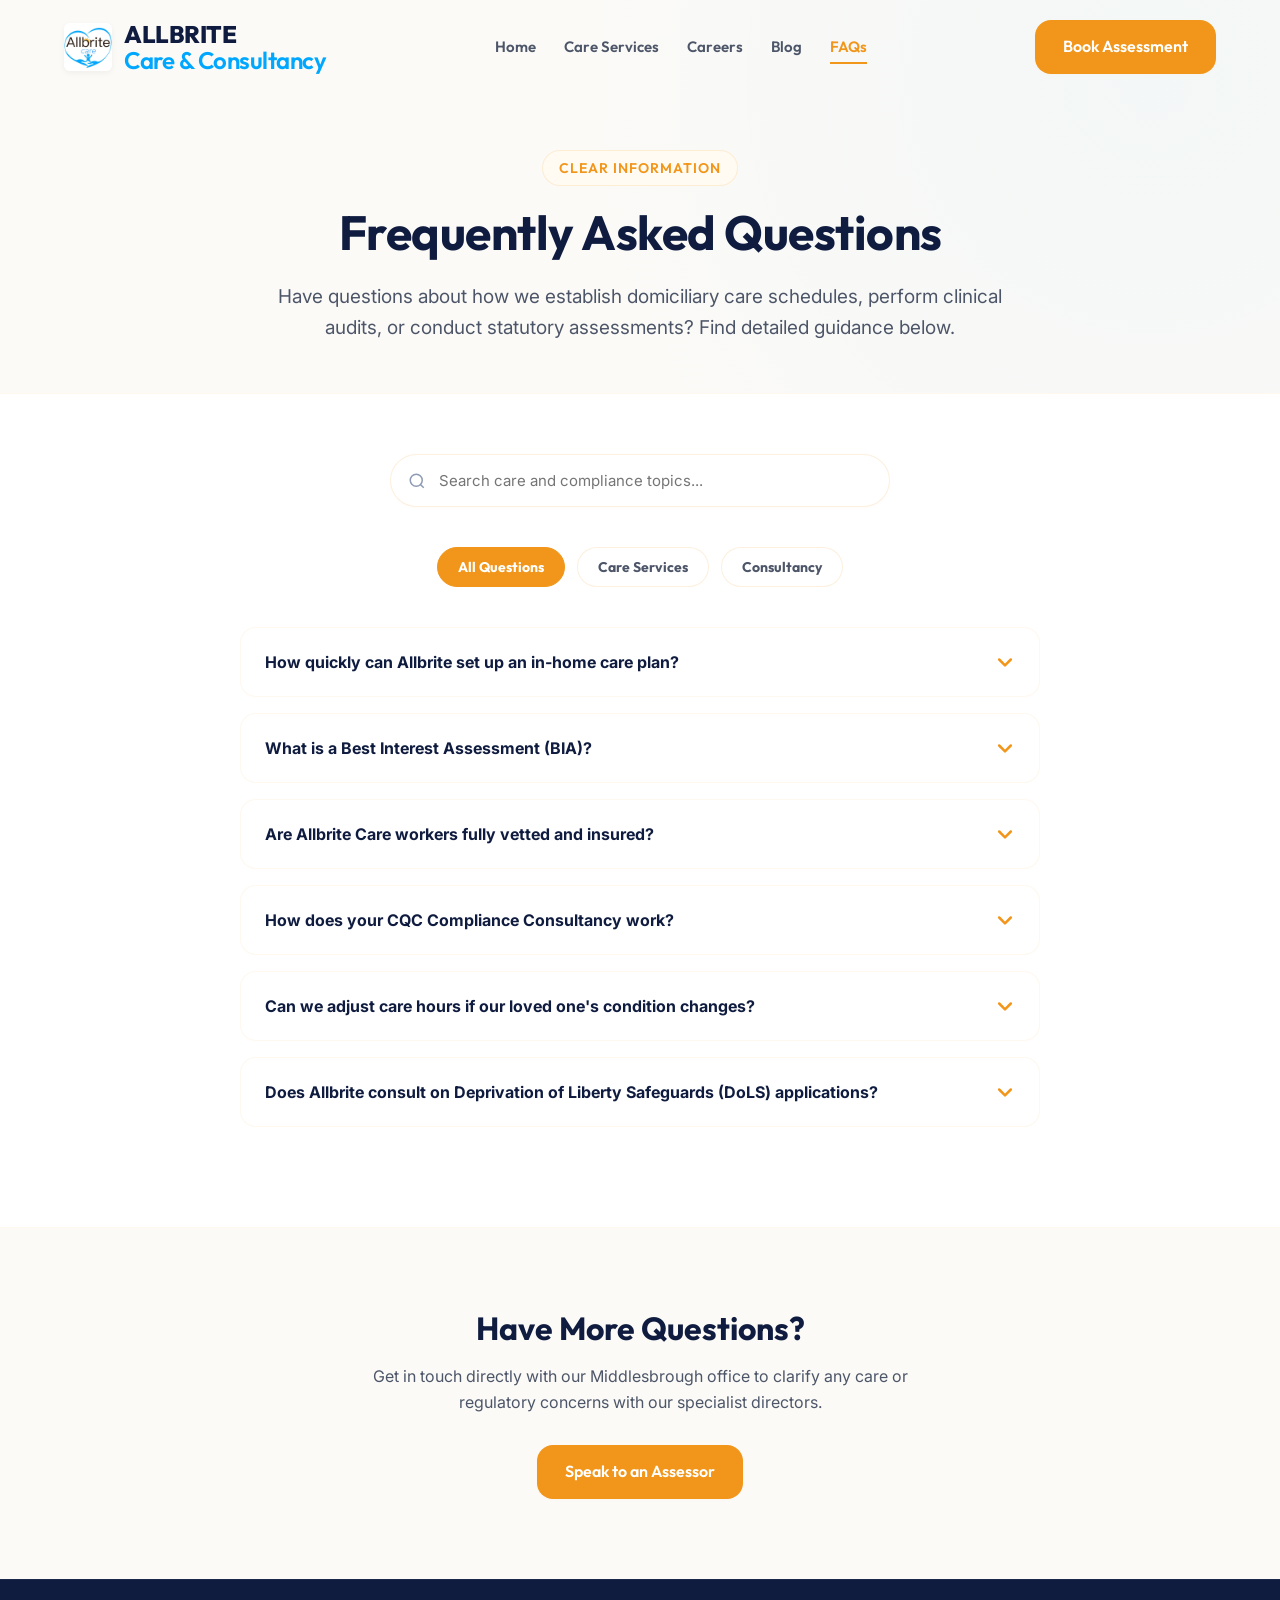
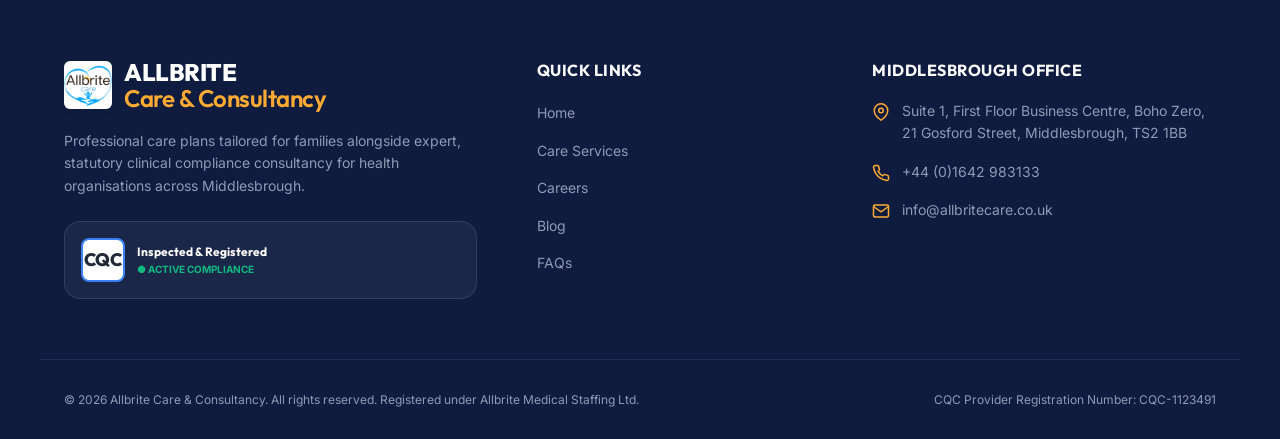
<file: faqs.html>
<!DOCTYPE html>
<html lang="en">
<head>
  <meta charset="UTF-8">
  <meta name="viewport" content="width=device-width, initial-scale=1.0">
  
  <!-- SEO Meta Tags -->
  <title>Frequently Asked Questions | Allbrite Care & Consultancy</title>
  <meta name="description" content="Find answers to all your questions regarding domiciliary care plans, CQC mock inspections, Deprivation of Liberty safeguards audits, and statutory Best Interest assessments.">
  <meta name="keywords" content="care FAQs, CQC audit questions, Best Interest Assessment FAQs, Middlesbrough care FAQs">
  
  <!-- Fonts -->
  <link rel="preconnect" href="https://fonts.googleapis.com">
  <link rel="preconnect" href="https://fonts.gstatic.com" crossorigin>
  
  <!-- Stylesheets -->
  <link rel="stylesheet" href="styles.css">
</head>
<body>

  <!-- Header Navigation -->
  <header class="header" id="header">
    <div class="container nav-wrapper">
      <a href="index.html" class="logo-container">
        <img src="Images/logo.jpg" alt="Allbrite Care & Consultancy Logo" class="logo-img">
        <div class="logo-text">
          ALLBRITE
          <span class="logo-sub">Care & Consultancy</span>
        </div>
      </a>
      
      <ul class="nav-menu" id="navMenu">
        <li><a href="index.html" class="nav-link">Home</a></li>
        <li><a href="services.html" class="nav-link">Care Services</a></li>
        <li><a href="careers.html" class="nav-link">Careers</a></li>
        <li><a href="blog.html" class="nav-link">Blog</a></li>
        <li><a href="faqs.html" class="nav-link active">FAQs</a></li>
      </ul>
      
      <div class="nav-ctas">
        <a href="index.html#scheduler" class="btn btn-primary" id="header-cta-btn">Book Assessment</a>
        <button class="menu-toggle" id="menuToggle" aria-label="Toggle Navigation Menu">
          <svg width="24" height="24" viewBox="0 0 24 24" fill="none" stroke="currentColor" stroke-width="2">
            <path d="M4 6H20M4 12H20M4 18H20" stroke-linecap="round"></path>
          </svg>
        </button>
      </div>
    </div>
  </header>

  <!-- FAQ Hero Section -->
  <section class="section" style="padding-top: 150px; padding-bottom: 50px; background: radial-gradient(circle at 90% 20%, rgba(0, 160, 240, 0.03), transparent 50%);">
    <div class="container text-center" style="text-align: center; max-width: 800px; margin: 0 auto;">
      <span class="badge">Clear Information</span>
      <h1 class="section-title" style="font-size: 48px; margin-bottom: 20px;">Frequently Asked Questions</h1>
      <p class="section-desc" style="font-size: 19px;">Have questions about how we establish domiciliary care schedules, perform clinical audits, or conduct statutory assessments? Find detailed guidance below.</p>
    </div>
  </section>

  <!-- Accordion Section -->
  <section class="section section-bg-alt" id="faqs" style="padding-top: 60px;">
    <div class="container">
      
      <!-- FAQ Search box -->
      <div class="faq-search-box">
        <svg class="faq-search-icon" viewBox="0 0 24 24" fill="none" stroke="currentColor" stroke-width="2">
          <circle cx="11" cy="11" r="8"></circle>
          <line x1="21" y1="21" x2="16.65" y2="16.65"></line>
        </svg>
        <input type="text" class="faq-search-input" id="faq-search" placeholder="Search care and compliance topics...">
      </div>

      <!-- FAQ Categories -->
      <div class="faq-categories">
        <button class="faq-cat-btn active" data-faq-cat="all">All Questions</button>
        <button class="faq-cat-btn" data-faq-cat="care">Care Services</button>
        <button class="faq-cat-btn" data-faq-cat="consultancy">Consultancy</button>
      </div>

      <!-- Accordion List -->
      <div class="faq-list">
        <!-- FAQ Item 1 -->
        <div class="faq-item" data-faq-category="care">
          <button class="faq-trigger">
            <span class="faq-question">How quickly can Allbrite set up an in-home care plan?</span>
            <svg class="faq-chevron" viewBox="0 0 24 24" fill="none" stroke="currentColor" stroke-width="3">
              <path d="M19 9l-7 7-7-7" stroke-linecap="round" stroke-linejoin="round"/>
            </svg>
          </button>
          <div class="faq-content">
            <div class="faq-answer">
              Following your free in-home assessment, we can structure and activate a compliant, personalized care plan in as little as 48 hours, depending on urgent clinical conditions.
            </div>
          </div>
        </div>

        <!-- FAQ Item 2 -->
        <div class="faq-item" data-faq-category="consultancy">
          <button class="faq-trigger">
            <span class="faq-question">What is a Best Interest Assessment (BIA)?</span>
            <svg class="faq-chevron" viewBox="0 0 24 24" fill="none" stroke="currentColor" stroke-width="3">
              <path d="M19 9l-7 7-7-7" stroke-linecap="round" stroke-linejoin="round"/>
            </svg>
          </button>
          <div class="faq-content">
            <div class="faq-answer">
              A Best Interest Assessment is a statutory process under the Deprivation of Liberty Safeguards (DoLS). Our qualified Best Interest Assessors examine whether proposed restrictions are necessary and proportionate to protect individuals who lack mental capacity.
            </div>
          </div>
        </div>

        <!-- FAQ Item 3 -->
        <div class="faq-item" data-faq-category="care">
          <button class="faq-trigger">
            <span class="faq-question">Are Allbrite Care workers fully vetted and insured?</span>
            <svg class="faq-chevron" viewBox="0 0 24 24" fill="none" stroke="currentColor" stroke-width="3">
              <path d="M19 9l-7 7-7-7" stroke-linecap="round" stroke-linejoin="round"/>
            </svg>
          </button>
          <div class="faq-content">
            <div class="faq-answer">
              Absolutely. All care professionals undergo rigorous Enhanced DBS checks, complete detailed reference audits, pass standard clinical training, and are covered by our comprehensive liability insurance.
            </div>
          </div>
        </div>

        <!-- FAQ Item 4 -->
        <div class="faq-item" data-faq-category="consultancy">
          <button class="faq-trigger">
            <span class="faq-question">How does your CQC Compliance Consultancy work?</span>
            <svg class="faq-chevron" viewBox="0 0 24 24" fill="none" stroke="currentColor" stroke-width="3">
              <path d="M19 9l-7 7-7-7" stroke-linecap="round" stroke-linejoin="round"/>
            </svg>
          </button>
          <div class="faq-content">
            <div class="faq-answer">
              We conduct fully simulated CQC mock inspections of your care facility, audit your patient care files, review statutory registers, and prepare detailed compliance improvements maps to guarantee high-tier ratings.
            </div>
          </div>
        </div>

        <!-- FAQ Item 5 -->
        <div class="faq-item" data-faq-category="care">
          <button class="faq-trigger">
            <span class="faq-question">Can we adjust care hours if our loved one's condition changes?</span>
            <svg class="faq-chevron" viewBox="0 0 24 24" fill="none" stroke="currentColor" stroke-width="3">
              <path d="M19 9l-7 7-7-7" stroke-linecap="round" stroke-linejoin="round"/>
            </svg>
          </button>
          <div class="faq-content">
            <div class="faq-answer">
              Yes, care plans are completely flexible. We perform regular reviews and can scale hours up or down immediately in response to new clinical advice, hospital discharge notices, or family preferences.
            </div>
          </div>
        </div>

        <!-- FAQ Item 6 -->
        <div class="faq-item" data-faq-category="consultancy">
          <button class="faq-trigger">
            <span class="faq-question">Does Allbrite consult on Deprivation of Liberty Safeguards (DoLS) applications?</span>
            <svg class="faq-chevron" viewBox="0 0 24 24" fill="none" stroke="currentColor" stroke-width="3">
              <path d="M19 9l-7 7-7-7" stroke-linecap="round" stroke-linejoin="round"/>
            </svg>
          </button>
          <div class="faq-content">
            <div class="faq-answer">
              Yes, our consultants assist care managers in compiling robust, evidence-backed DoLS authorization requests and auditing active registers to ensure there are no illegal deprivation exposures.
            </div>
          </div>
        </div>
      </div>
    </div>
  </section>

  <!-- Interactive booking CTA -->
  <section class="section" style="text-align: center; padding: 80px 0;">
    <div class="container" style="max-width: 600px; margin: 0 auto;">
      <h2 style="font-size: 32px; margin-bottom: 16px;">Have More Questions?</h2>
      <p style="color: var(--text-secondary); margin-bottom: 30px;">Get in touch directly with our Middlesbrough office to clarify any care or regulatory concerns with our specialist directors.</p>
      <a href="index.html#scheduler" class="btn btn-primary">Speak to an Assessor</a>
    </div>
  </section>

  <!-- Footer Section -->
  <footer class="footer">
    <div class="container footer-grid">
      
      <!-- Brand & Regulatory badges -->
      <div class="footer-brand">
        <a href="index.html" class="logo-container" style="margin-bottom: 20px;">
          <img src="Images/logo.jpg" alt="Allbrite Care Logo" class="logo-img">
          <div class="logo-text" style="color: #ffffff;">
            ALLBRITE
            <span class="logo-sub" style="color: var(--primary-blue-light);">Care & Consultancy</span>
          </div>
        </a>
        <p class="footer-desc">Professional care plans tailored for families alongside expert, statutory clinical compliance consultancy for health organisations across Middlesbrough.</p>
        
        <div class="cqc-badge-footer">
          <div class="cqc-logo">CQC</div>
          <div class="cqc-info">
            <h6>Inspected & Registered</h6>
            <p>● Active Compliance</p>
          </div>
        </div>
      </div>

      <!-- Quick links -->
      <div class="footer-links">
        <h5>Quick Links</h5>
        <ul class="footer-links-list">
          <li><a href="index.html" class="footer-link">Home</a></li>
          <li><a href="services.html" class="footer-link">Care Services</a></li>
          <li><a href="careers.html" class="footer-link">Careers</a></li>
          <li><a href="blog.html" class="footer-link">Blog</a></li>
          <li><a href="faqs.html" class="footer-link">FAQs</a></li>
        </ul>
      </div>

      <!-- Middlesbrough Location & contact info -->
      <div class="footer-links">
        <h5>Middlesbrough Office</h5>
        <ul class="footer-contact-list">
          <li class="footer-contact-item">
            <svg viewBox="0 0 24 24" fill="none" stroke="currentColor" stroke-width="2">
              <path d="M21 10c0 7-9 13-9 13s-9-6-9-13a9 9 0 0118 0z"></path>
              <circle cx="12" cy="10" r="3"></circle>
            </svg>
            <span>Suite 1, First Floor Business Centre, Boho Zero, 21 Gosford Street, Middlesbrough, TS2 1BB</span>
          </li>
          <li class="footer-contact-item">
            <svg viewBox="0 0 24 24" fill="none" stroke="currentColor" stroke-width="2">
              <path d="M22 16.92v3a2 2 0 01-2.18 2 19.79 19.79 0 01-8.63-3.07 19.5 19.5 0 01-6-6 19.79 19.79 0 01-3.07-8.67A2 2 0 014.11 2h3a2 2 0 012 1.72 12.84 12.84 0 00.7 2.81 2 2 0 01-.45 2.11L8.09 9.91a16 16 0 006 6l1.27-1.27a2 2 0 012.11-.45 12.84 12.84 0 002.81.7A2 2 0 0122 16.92z"></path>
            </svg>
            <span>+44 (0)1642 983133</span>
          </li>
          <li class="footer-contact-item">
            <svg viewBox="0 0 24 24" fill="none" stroke="currentColor" stroke-width="2">
              <path d="M4 4h16c1.1 0 2 .9 2 2v12c0 1.1-.9 2-2 2H4c-1.1 0-2-.9-2-2V6c0-1.1.9-2 2-2z"></path>
              <polyline points="22,6 12,13 2,6"></polyline>
            </svg>
            <span>info@allbritecare.co.uk</span>
          </li>
        </ul>
      </div>

    </div>

    <!-- Legal bottom details -->
    <div class="container footer-bottom">
      <span>© 2026 Allbrite Care & Consultancy. All rights reserved. Registered under Allbrite Medical Staffing Ltd.</span>
      <span>CQC Provider Registration Number: CQC-1123491</span>
    </div>
  </footer>

  <!-- Toast Notification System -->
  <div class="toast-container">
    <div class="toast" id="toastMessage">
      <svg width="20" height="20" viewBox="0 0 24 24" fill="none" stroke="currentColor" stroke-width="3">
        <polyline points="20 6 9 17 4 12"></polyline>
      </svg>
      <span id="toastText">Action completed successfully!</span>
    </div>
  </div>

  <!-- JavaScript file -->
  <script src="app.js"></script>
</body>
</html>
</file>
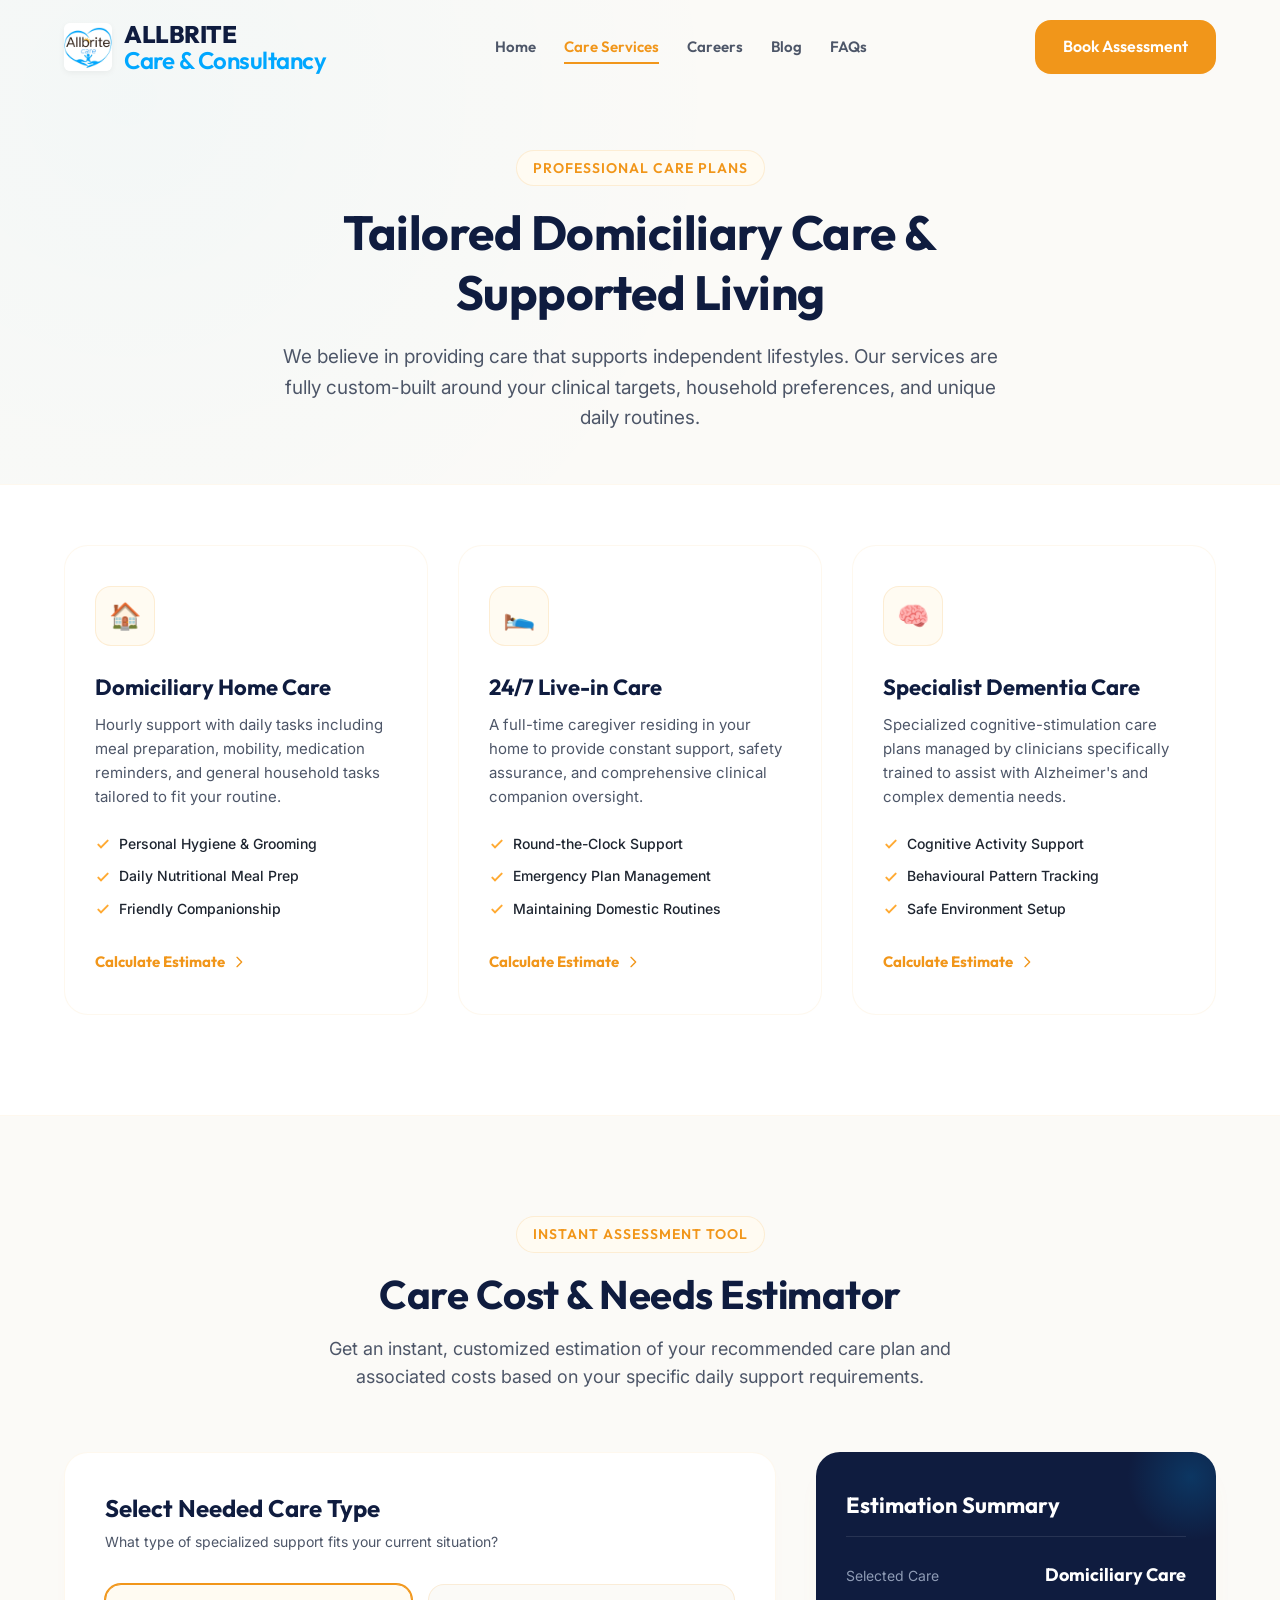
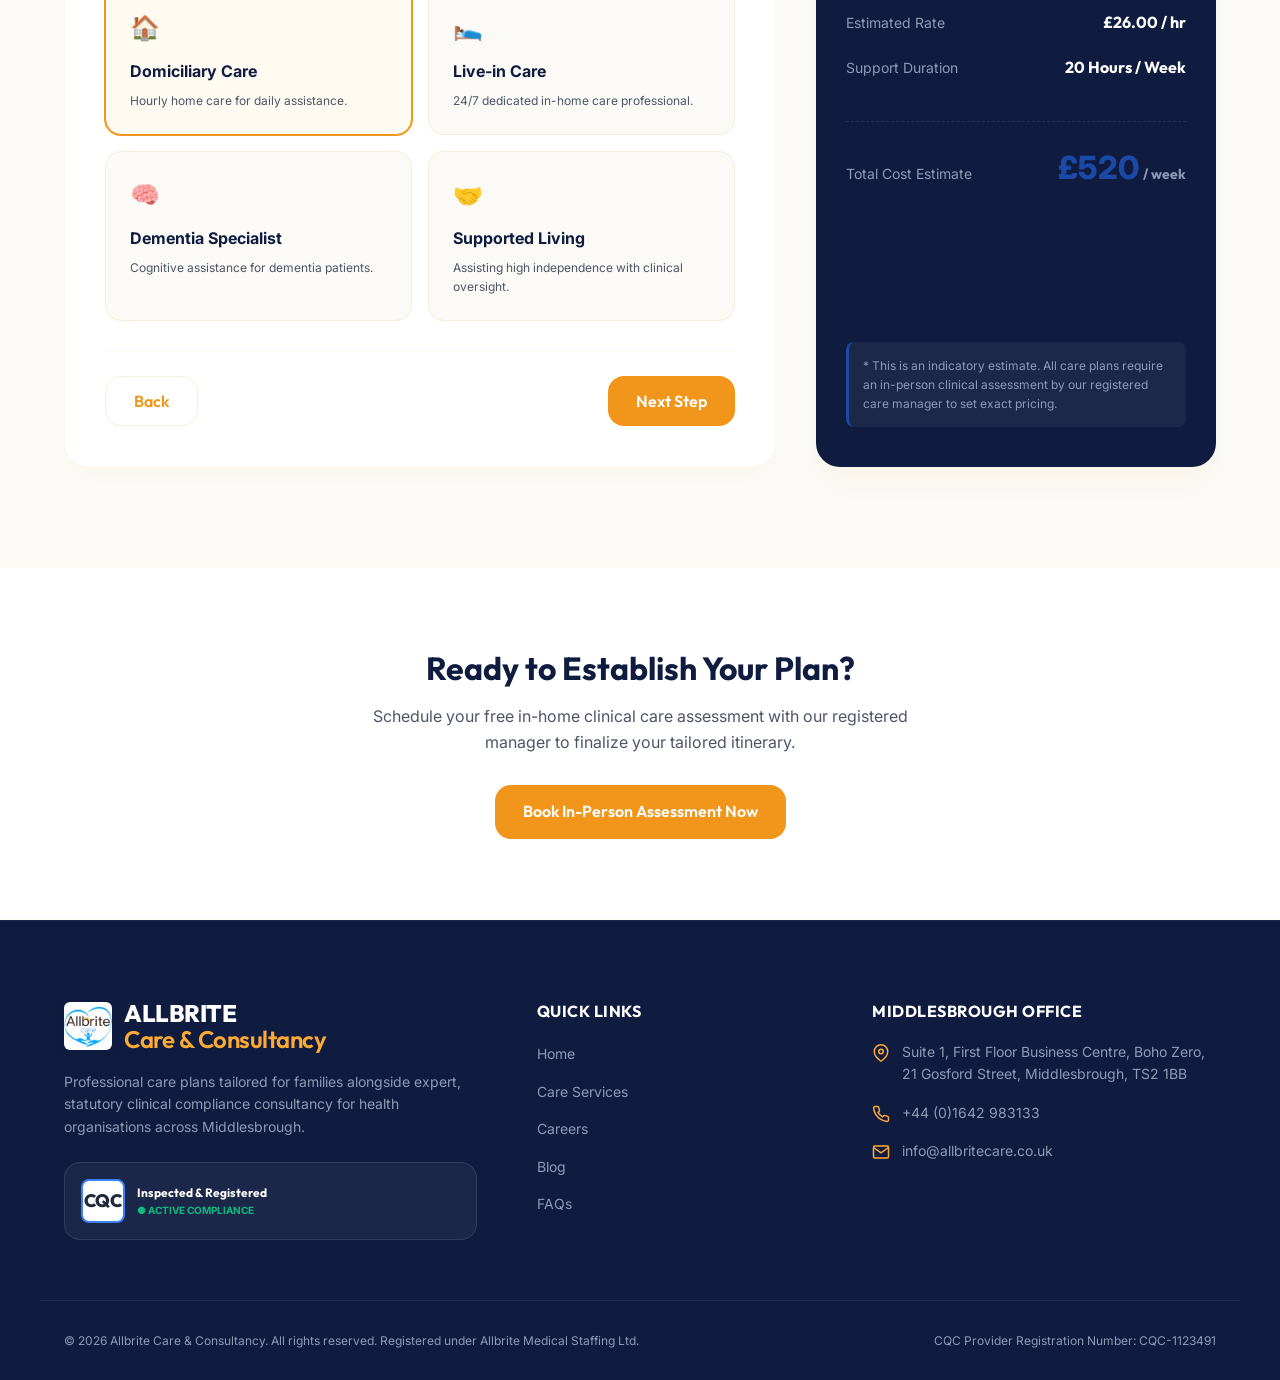
<file: services.html>
<!DOCTYPE html>
<html lang="en">
<head>
  <meta charset="UTF-8">
  <meta name="viewport" content="width=device-width, initial-scale=1.0">
  
  <!-- SEO Meta Tags -->
  <title>Care Services & Price Estimator | Allbrite Care & Consultancy</title>
  <meta name="description" content="Explore Allbrite Care's high-quality home care services in Middlesbrough including hourly domiciliary care, supported living, dementia care, and get an instant custom price estimate.">
  <meta name="keywords" content="domiciliary care, live-in care, dementia care, supported living, care calculator, care estimate Middlesbrough">
  
  <!-- Fonts -->
  <link rel="preconnect" href="https://fonts.googleapis.com">
  <link rel="preconnect" href="https://fonts.gstatic.com" crossorigin>
  
  <!-- Stylesheets -->
  <link rel="stylesheet" href="styles.css">
</head>
<body>

  <!-- Header Navigation -->
  <header class="header" id="header">
    <div class="container nav-wrapper">
      <a href="index.html" class="logo-container">
        <img src="Images/logo.jpg" alt="Allbrite Care & Consultancy Logo" class="logo-img">
        <div class="logo-text">
          ALLBRITE
          <span class="logo-sub">Care & Consultancy</span>
        </div>
      </a>
      
      <ul class="nav-menu" id="navMenu">
        <li><a href="index.html" class="nav-link">Home</a></li>
        <li><a href="services.html" class="nav-link active">Care Services</a></li>
        <li><a href="careers.html" class="nav-link">Careers</a></li>
        <li><a href="blog.html" class="nav-link">Blog</a></li>
        <li><a href="faqs.html" class="nav-link">FAQs</a></li>
      </ul>
      
      <div class="nav-ctas">
        <a href="index.html#scheduler" class="btn btn-primary" id="header-cta-btn">Book Assessment</a>
        <button class="menu-toggle" id="menuToggle" aria-label="Toggle Navigation Menu">
          <svg width="24" height="24" viewBox="0 0 24 24" fill="none" stroke="currentColor" stroke-width="2">
            <path d="M4 6H20M4 12H20M4 18H20" stroke-linecap="round"></path>
          </svg>
        </button>
      </div>
    </div>
  </header>

  <!-- Care Hero Intro -->
  <section class="section" style="padding-top: 150px; padding-bottom: 50px; background: radial-gradient(circle at 10% 20%, rgba(0, 160, 240, 0.03), transparent 50%);">
    <div class="container text-center" style="text-align: center; max-width: 800px; margin: 0 auto;">
      <span class="badge">Professional Care Plans</span>
      <h1 class="section-title" style="font-size: 48px; margin-bottom: 20px;">Tailored Domiciliary Care & Supported Living</h1>
      <p class="section-desc" style="font-size: 19px;">We believe in providing care that supports independent lifestyles. Our services are fully custom-built around your clinical targets, household preferences, and unique daily routines.</p>
    </div>
  </section>

  <!-- Care Services Showcase Section -->
  <section class="section section-bg-alt" id="services" style="padding-top: 60px;">
    <div class="container">
      <div class="services-grid">
        <!-- Service Card 1 -->
        <div class="service-card">
          <div class="service-card-icon">🏠</div>
          <h3 class="service-card-title">Domiciliary Home Care</h3>
          <p class="service-card-desc">Hourly support with daily tasks including meal preparation, mobility, medication reminders, and general household tasks tailored to fit your routine.</p>
          <ul class="service-card-bullets">
            <li class="service-card-bullet"><svg width="16" height="16" fill="none" stroke="currentColor" viewBox="0 0 24 24"><path d="M5 13l4 4L19 7" stroke-width="3" stroke-linecap="round"/></svg> Personal Hygiene & Grooming</li>
            <li class="service-card-bullet"><svg width="16" height="16" fill="none" stroke="currentColor" viewBox="0 0 24 24"><path d="M5 13l4 4L19 7" stroke-width="3" stroke-linecap="round"/></svg> Daily Nutritional Meal Prep</li>
            <li class="service-card-bullet"><svg width="16" height="16" fill="none" stroke="currentColor" viewBox="0 0 24 24"><path d="M5 13l4 4L19 7" stroke-width="3" stroke-linecap="round"/></svg> Friendly Companionship</li>
          </ul>
          <a href="#estimator" class="service-card-link">Calculate Estimate 
            <svg fill="none" stroke="currentColor" stroke-width="2" viewBox="0 0 24 24"><path d="M9 5l7 7-7 7" stroke-linecap="round" stroke-linejoin="round"/></svg>
          </a>
        </div>

        <!-- Service Card 2 -->
        <div class="service-card">
          <div class="service-card-icon">🛌</div>
          <h3 class="service-card-title">24/7 Live-in Care</h3>
          <p class="service-card-desc">A full-time caregiver residing in your home to provide constant support, safety assurance, and comprehensive clinical companion oversight.</p>
          <ul class="service-card-bullets">
            <li class="service-card-bullet"><svg width="16" height="16" fill="none" stroke="currentColor" viewBox="0 0 24 24"><path d="M5 13l4 4L19 7" stroke-width="3" stroke-linecap="round"/></svg> Round-the-Clock Support</li>
            <li class="service-card-bullet"><svg width="16" height="16" fill="none" stroke="currentColor" viewBox="0 0 24 24"><path d="M5 13l4 4L19 7" stroke-width="3" stroke-linecap="round"/></svg> Emergency Plan Management</li>
            <li class="service-card-bullet"><svg width="16" height="16" fill="none" stroke="currentColor" viewBox="0 0 24 24"><path d="M5 13l4 4L19 7" stroke-width="3" stroke-linecap="round"/></svg> Maintaining Domestic Routines</li>
          </ul>
          <a href="#estimator" class="service-card-link">Calculate Estimate 
            <svg fill="none" stroke="currentColor" stroke-width="2" viewBox="0 0 24 24"><path d="M9 5l7 7-7 7" stroke-linecap="round" stroke-linejoin="round"/></svg>
          </a>
        </div>

        <!-- Service Card 3 -->
        <div class="service-card">
          <div class="service-card-icon">🧠</div>
          <h3 class="service-card-title">Specialist Dementia Care</h3>
          <p class="service-card-desc">Specialized cognitive-stimulation care plans managed by clinicians specifically trained to assist with Alzheimer's and complex dementia needs.</p>
          <ul class="service-card-bullets">
            <li class="service-card-bullet"><svg width="16" height="16" fill="none" stroke="currentColor" viewBox="0 0 24 24"><path d="M5 13l4 4L19 7" stroke-width="3" stroke-linecap="round"/></svg> Cognitive Activity Support</li>
            <li class="service-card-bullet"><svg width="16" height="16" fill="none" stroke="currentColor" viewBox="0 0 24 24"><path d="M5 13l4 4L19 7" stroke-width="3" stroke-linecap="round"/></svg> Behavioural Pattern Tracking</li>
            <li class="service-card-bullet"><svg width="16" height="16" fill="none" stroke="currentColor" viewBox="0 0 24 24"><path d="M5 13l4 4L19 7" stroke-width="3" stroke-linecap="round"/></svg> Safe Environment Setup</li>
          </ul>
          <a href="#estimator" class="service-card-link">Calculate Estimate 
            <svg fill="none" stroke="currentColor" stroke-width="2" viewBox="0 0 24 24"><path d="M9 5l7 7-7 7" stroke-linecap="round" stroke-linejoin="round"/></svg>
          </a>
        </div>
      </div>
    </div>
  </section>

  <!-- Interactive Care Cost & Needs Estimator Section -->
  <section class="section" id="estimator">
    <div class="container">
      <div class="section-header">
        <span class="badge">Instant Assessment Tool</span>
        <h2 class="section-title">Care Cost & Needs Estimator</h2>
        <p class="section-desc">Get an instant, customized estimation of your recommended care plan and associated costs based on your specific daily support requirements.</p>
      </div>

      <div class="estimator-layout">
        <!-- Interactive Multi-Step Estimator Form -->
        <div class="estimator-card">
          <!-- Step 1: Care Type Selection -->
          <div class="estimator-step active" data-step="1">
            <h3 class="estimator-step-title">Select Needed Care Type</h3>
            <p class="estimator-step-subtitle">What type of specialized support fits your current situation?</p>
            <div class="care-types-grid">
              <div class="care-type-card selected" data-caretype="domiciliary" data-rate="26">
                <div class="care-type-icon">🏠</div>
                <div class="care-type-name">Domiciliary Care</div>
                <div class="care-type-desc">Hourly home care for daily assistance.</div>
              </div>
              <div class="care-type-card" data-caretype="livein" data-rate="180">
                <div class="care-type-icon">🛌</div>
                <div class="care-type-name">Live-in Care</div>
                <div class="care-type-desc">24/7 dedicated in-home care professional.</div>
              </div>
              <div class="care-type-card" data-caretype="dementia" data-rate="29">
                <div class="care-type-icon">🧠</div>
                <div class="care-type-name">Dementia Specialist</div>
                <div class="care-type-desc">Cognitive assistance for dementia patients.</div>
              </div>
              <div class="care-type-card" data-caretype="supported" data-rate="28">
                <div class="care-type-icon">🤝</div>
                <div class="care-type-name">Supported Living</div>
                <div class="care-type-desc">Assisting high independence with clinical oversight.</div>
              </div>
            </div>
          </div>

          <!-- Step 2: Hours/Frequency Selection -->
          <div class="estimator-step" data-step="2">
            <h3 class="estimator-step-title">Support Duration</h3>
            <p class="estimator-step-subtitle" id="duration-subtitle">How many hours of support are needed per week?</p>
            <div class="slider-group">
              <div class="range-slider-wrapper">
                <input type="range" class="range-slider" id="care-hours-slider" min="5" max="168" value="20">
              </div>
              <div class="hours-display"><span id="hours-output">20</span> Hours / Week</div>
            </div>
          </div>

          <!-- Step 3: Complex Needs Checklist -->
          <div class="estimator-step" data-step="3">
            <h3 class="estimator-step-title">Specific Additional Support</h3>
            <p class="estimator-step-subtitle">Select any specific areas that require caregiver focus or specialization.</p>
            <div class="needs-choices">
              <div class="need-checkbox-card" data-addon="0">
                <div class="checkbox-custom">✓</div>
                <div class="checkbox-label">Mobility & Transfer Assistance</div>
              </div>
              <div class="need-checkbox-card" data-addon="15">
                <div class="checkbox-custom">✓</div>
                <div class="checkbox-label">Complex Medication Management (+£15/wk)</div>
              </div>
              <div class="need-checkbox-card" data-addon="25">
                <div class="checkbox-custom">✓</div>
                <div class="checkbox-label">Physical & Sensory Impairment Support (+£25/wk)</div>
              </div>
            </div>
          </div>

          <!-- Navigation buttons -->
          <div class="estimator-actions">
            <button class="btn btn-secondary" id="btn-estimator-prev" disabled>Back</button>
            <button class="btn btn-primary" id="btn-estimator-next">Next Step</button>
          </div>
        </div>

        <!-- Real-time Cost Estimation Summary Panel -->
        <div class="estimator-summary-panel">
          <div class="summary-decor"></div>
          <h4 class="summary-title">Estimation Summary</h4>
          <div class="summary-metrics">
            <div class="summary-metric">
              <span>Selected Care</span>
              <span class="summary-val summary-val-caretype" id="summary-care-type">Domiciliary Care</span>
            </div>
            <div class="summary-metric">
              <span>Estimated Rate</span>
              <span class="summary-val" id="summary-care-rate">£26.00 / hr</span>
            </div>
            <div class="summary-metric">
              <span>Support Duration</span>
              <span class="summary-val" id="summary-duration">20 Hours / Week</span>
            </div>
            <div class="summary-metric" style="border-top: 1px dashed rgba(255,255,255,0.1); padding-top: 20px; margin-top: 20px;">
              <span>Total Cost Estimate</span>
              <div>
                <span class="summary-val-highlight">£<span id="summary-total-cost">520</span></span>
                <span class="summary-val" style="color: var(--text-light); font-size:14px;" id="summary-frequency">/ week</span>
              </div>
            </div>
          </div>

          <div class="summary-notes">
            * This is an indicatory estimate. All care plans require an in-person clinical assessment by our registered care manager to set exact pricing.
          </div>
        </div>
      </div>
    </div>
  </section>

  <!-- Direct Link to Assessment scheduler on home page -->
  <section class="section section-bg-alt" style="text-align: center; padding: 80px 0;">
    <div class="container" style="max-width: 600px; margin:0 auto;">
      <h2 style="font-size: 32px; margin-bottom: 16px;">Ready to Establish Your Plan?</h2>
      <p style="color: var(--text-secondary); margin-bottom:30px;">Schedule your free in-home clinical care assessment with our registered manager to finalize your tailored itinerary.</p>
      <a href="index.html#scheduler" class="btn btn-primary">Book In-Person Assessment Now</a>
    </div>
  </section>

  <!-- Footer Section -->
  <footer class="footer">
    <div class="container footer-grid">
      
      <!-- Brand & Regulatory badges -->
      <div class="footer-brand">
        <a href="index.html" class="logo-container" style="margin-bottom: 20px;">
          <img src="Images/logo.jpg" alt="Allbrite Care Logo" class="logo-img">
          <div class="logo-text" style="color: #ffffff;">
            ALLBRITE
            <span class="logo-sub" style="color: var(--primary-blue-light);">Care & Consultancy</span>
          </div>
        </a>
        <p class="footer-desc">Professional care plans tailored for families alongside expert, statutory clinical compliance consultancy for health organisations across Middlesbrough.</p>
        
        <div class="cqc-badge-footer">
          <div class="cqc-logo">CQC</div>
          <div class="cqc-info">
            <h6>Inspected & Registered</h6>
            <p>● Active Compliance</p>
          </div>
        </div>
      </div>

      <!-- Quick links -->
      <div class="footer-links">
        <h5>Quick Links</h5>
        <ul class="footer-links-list">
          <li><a href="index.html" class="footer-link">Home</a></li>
          <li><a href="services.html" class="footer-link">Care Services</a></li>
          <li><a href="careers.html" class="footer-link">Careers</a></li>
          <li><a href="blog.html" class="footer-link">Blog</a></li>
          <li><a href="faqs.html" class="footer-link">FAQs</a></li>
        </ul>
      </div>

      <!-- Middlesbrough Location & contact info -->
      <div class="footer-links">
        <h5>Middlesbrough Office</h5>
        <ul class="footer-contact-list">
          <li class="footer-contact-item">
            <svg viewBox="0 0 24 24" fill="none" stroke="currentColor" stroke-width="2">
              <path d="M21 10c0 7-9 13-9 13s-9-6-9-13a9 9 0 0118 0z"></path>
              <circle cx="12" cy="10" r="3"></circle>
            </svg>
            <span>Suite 1, First Floor Business Centre, Boho Zero, 21 Gosford Street, Middlesbrough, TS2 1BB</span>
          </li>
          <li class="footer-contact-item">
            <svg viewBox="0 0 24 24" fill="none" stroke="currentColor" stroke-width="2">
              <path d="M22 16.92v3a2 2 0 01-2.18 2 19.79 19.79 0 01-8.63-3.07 19.5 19.5 0 01-6-6 19.79 19.79 0 01-3.07-8.67A2 2 0 014.11 2h3a2 2 0 012 1.72 12.84 12.84 0 00.7 2.81 2 2 0 01-.45 2.11L8.09 9.91a16 16 0 006 6l1.27-1.27a2 2 0 012.11-.45 12.84 12.84 0 002.81.7A2 2 0 0122 16.92z"></path>
            </svg>
            <span>+44 (0)1642 983133</span>
          </li>
          <li class="footer-contact-item">
            <svg viewBox="0 0 24 24" fill="none" stroke="currentColor" stroke-width="2">
              <path d="M4 4h16c1.1 0 2 .9 2 2v12c0 1.1-.9 2-2 2H4c-1.1 0-2-.9-2-2V6c0-1.1.9-2 2-2z"></path>
              <polyline points="22,6 12,13 2,6"></polyline>
            </svg>
            <span>info@allbritecare.co.uk</span>
          </li>
        </ul>
      </div>

    </div>

    <!-- Legal bottom details -->
    <div class="container footer-bottom">
      <span>© 2026 Allbrite Care & Consultancy. All rights reserved. Registered under Allbrite Medical Staffing Ltd.</span>
      <span>CQC Provider Registration Number: CQC-1123491</span>
    </div>
  </footer>

  <!-- Toast Notification System -->
  <div class="toast-container">
    <div class="toast" id="toastMessage">
      <svg width="20" height="20" viewBox="0 0 24 24" fill="none" stroke="currentColor" stroke-width="3">
        <polyline points="20 6 9 17 4 12"></polyline>
      </svg>
      <span id="toastText">Action completed successfully!</span>
    </div>
  </div>

  <!-- JavaScript file -->
  <script src="app.js"></script>
</body>
</html>
</file>
<file: styles.css>
@import url('https://fonts.googleapis.com/css2?family=Outfit:wght@300;400;500;600;700;800&family=Inter:wght@300;400;500;600;700&display=swap');

:root {
  --primary-blue: #f1961a;                  /* Logo Warm Orange as the Absolute Primary Color */
  --primary-blue-light: #ffaa33;            /* Responsive active hover orange */
  --primary-blue-ultra-light: #fffbf2;      /* Extremely soft, welcoming warm cream tint */
  --primary-blue-dark: #ce7708;             /* Rich golden amber */
  --deep-ocean: #0f1c3f;                    /* Premium Midnight Navy Blue for headers & structure */
  --deep-ocean-light: #182b5c;
  --accent-gold: #1b49a6;                   /* Reassuring Clinical Royal Blue as the secondary support */
  --accent-gold-hover: #123478;             /* Deep clinical navy blue */
  --accent-gold-light: #eff4fc;             /* Soothing soft ice-blue highlight */
  --light-blue: #00A7FF;                    /* Soothing soft ice-blue highlight */  
  --text-primary: #1e2530;                  /* Soft dark slate for excellent legibility */
  --text-secondary: #4d5668;                /* Calm charcoal slate */
  --text-light: #8e9bb5;
  --bg-slate: #fbfaf7;                      /* Warm organic Ivory Cream body background */
  --bg-slate-dark: #f3f0e8;                 /* Soothing soft warm oatmeal/sand neutral */
  --bg-pure: #ffffff;
  --border-light: rgba(241, 150, 26, 0.07);
  --border-medium: rgba(241, 150, 26, 0.14);
  --shadow-sm: 0 2px 4px rgba(241, 150, 26, 0.01), 0 1px 2px rgba(241, 150, 26, 0.02);
  --shadow-md: 0 10px 15px -3px rgba(241, 150, 26, 0.03), 0 4px 6px -2px rgba(241, 150, 26, 0.01);
  --shadow-lg: 0 20px 25px -5px rgba(241, 150, 26, 0.05), 0 10px 10px -5px rgba(241, 150, 26, 0.02);
  --shadow-xl: 0 25px 50px -12px rgba(241, 150, 26, 0.08);
  --radius-sm: 8px;
  --radius-md: 16px;
  --radius-lg: 24px;
  --radius-full: 9999px;
  --transition-fast: 0.2s ease;
  --transition-normal: 0.3s cubic-bezier(0.4, 0, 0.2, 1);
  --transition-slow: 0.5s cubic-bezier(0.4, 0, 0.2, 1);
  --font-outfit: 'Outfit', sans-serif;
  --font-inter: 'Inter', sans-serif;
}

/* Base Reset */
* {
  margin: 0;
  padding: 0;
  box-sizing: border-box;
  scroll-behavior: smooth;
  -webkit-font-smoothing: antialiased;
  -moz-osx-font-smoothing: grayscale;
}

body {
  font-family: var(--font-inter);
  background-color: var(--bg-slate);
  color: var(--text-primary);
  line-height: 1.6;
  overflow-x: hidden;
}

h1, h2, h3, h4, h5, h6 {
  font-family: var(--font-outfit);
  font-weight: 700;
  color: var(--deep-ocean);
  line-height: 1.25;
}

a {
  text-decoration: none;
  color: inherit;
  transition: var(--transition-fast);
}

button, input, select, textarea {
  font-family: inherit;
  font-size: inherit;
  outline: none;
  border: none;
}

button {
  cursor: pointer;
  background: none;
}

img, svg {
  max-width: 100%;
  height: auto;
  display: block;
}

/* Custom Scrollbar */
::-webkit-scrollbar {
  width: 8px;
}
::-webkit-scrollbar-track {
  background: var(--bg-slate);
}
::-webkit-scrollbar-thumb {
  background: var(--primary-blue-light);
  border-radius: var(--radius-full);
}
::-webkit-scrollbar-thumb:hover {
  background: var(--primary-blue);
}

/* Reusable UI Utilities & Elements */
.container {
  width: 100%;
  max-width: 1200px;
  margin: 0 auto;
  padding: 0 24px;
}

.section {
  padding: 100px 0;
  position: relative;
}

.section-bg-alt {
  background-color: var(--bg-pure);
  border-top: 1px solid var(--border-light);
  border-bottom: 1px solid var(--border-light);
}

.section-header {
  text-align: center;
  max-width: 700px;
  margin: 0 auto 60px auto;
}

.badge {
  display: inline-flex;
  align-items: center;
  gap: 8px;
  padding: 6px 16px;
  background-color: var(--primary-blue-ultra-light);
  color: var(--primary-blue);
  font-family: var(--font-outfit);
  font-weight: 600;
  font-size: 14px;
  border-radius: var(--radius-full);
  border: 1px solid var(--border-medium);
  margin-bottom: 16px;
  text-transform: uppercase;
  letter-spacing: 1px;
}

.badge-gold {
  background-color: var(--accent-gold-light);
  color: var(--accent-gold-hover);
  border: 1px solid rgba(217, 119, 6, 0.15);
}

.section-title {
  font-size: 40px;
  margin-bottom: 16px;
  letter-spacing: -0.5px;
}

.section-desc {
  color: var(--text-secondary);
  font-size: 18px;
  font-weight: 400;
}

/* Buttons */
.btn {
  display: inline-flex;
  align-items: center;
  justify-content: center;
  gap: 8px;
  padding: 14px 28px;
  font-family: var(--font-outfit);
  font-weight: 600;
  font-size: 16px;
  border-radius: var(--radius-md);
  transition: all var(--transition-normal);
  position: relative;
  overflow: hidden;
  box-shadow: var(--shadow-sm);
}

.btn-primary {
  background-color: var(--primary-blue);
  color: var(--bg-pure);
}

.btn-primary:hover {
  background-color: var(--primary-blue-light);
  transform: translateY(-2px);
  box-shadow: var(--shadow-md);
}

.btn-secondary {
  background-color: var(--bg-pure);
  color: var(--primary-blue);
  border: 1px solid var(--border-medium);
}

.btn-secondary:hover {
  background-color: var(--primary-blue-ultra-light);
  transform: translateY(-2px);
  box-shadow: var(--shadow-md);
}

.btn-gold {
  background-color: var(--accent-gold);
  color: var(--bg-pure);
}

.btn-gold:hover {
  background-color: var(--accent-gold-hover);
  transform: translateY(-2px);
  box-shadow: 0 10px 15px -3px rgba(217, 119, 6, 0.25);
}

.btn-outline-gold {
  background-color: transparent;
  color: var(--accent-gold-hover);
  border: 2px solid var(--accent-gold);
}

.btn-outline-gold:hover {
  background-color: var(--accent-gold-light);
  transform: translateY(-2px);
}

/* Glassmorphism Panel card styling */
.glass-panel {
  background: rgba(255, 255, 255, 0.8);
  backdrop-filter: blur(16px);
  -webkit-backdrop-filter: blur(16px);
  border: 1px solid rgba(255, 255, 255, 0.4);
  box-shadow: var(--shadow-lg);
  border-radius: var(--radius-lg);
}

/* Header & Navigation */
.header {
  position: fixed;
  top: 0;
  left: 0;
  width: 100%;
  z-index: 1000;
  transition: all var(--transition-normal);
  padding: 20px 0;
}

.header.scrolled {
  padding: 12px 0;
  background: rgba(255, 255, 255, 0.85);
  backdrop-filter: blur(20px);
  -webkit-backdrop-filter: blur(20px);
  box-shadow: var(--shadow-sm);
  border-bottom: 1px solid var(--border-light);
}

.nav-wrapper {
  display: flex;
  align-items: center;
  justify-content: space-between;
}

.logo-container {
  display: flex;
  align-items: center;
  gap: 12px;
}

.logo-img {
  height: 48px;
  width: auto;
  border-radius: 6px;
  box-shadow: 0 2px 6px rgba(0, 0, 0, 0.05);
}

.logo-text {
  font-family: var(--font-outfit);
  font-size: 24px;
  font-weight: 800;
  letter-spacing: -0.5px;
  color: var(--deep-ocean);
  display: flex;
  flex-direction: column;
  line-height: 1;
}

.logo-sub {
  /* font-size: 11px; */
  /* text-transform: capitalize; */
  /* letter-spacing: 2px; */
  color: var(--light-blue);
  /* color: var(--primary-blue); */
  font-weight: 600;
  margin-top: 2px;
}

.nav-menu {
  display: flex;
  align-items: center;
  gap: 28px;
  list-style: none;
}

.nav-link {
  font-family: var(--font-outfit);
  font-weight: 600;
  font-size: 15px;
  color: var(--text-secondary);
  position: relative;
  padding: 8px 0;
}

.nav-link:hover, .nav-link.active {
  color: var(--primary-blue);
}

.nav-link::after {
  content: '';
  position: absolute;
  bottom: 0;
  left: 0;
  width: 0;
  height: 2px;
  background-color: var(--primary-blue);
  transition: var(--transition-normal);
}

.nav-link:hover::after, .nav-link.active::after {
  width: 100%;
}

.nav-ctas {
  display: flex;
  align-items: center;
  gap: 16px;
}

.menu-toggle {
  display: none;
  font-size: 24px;
  color: var(--deep-ocean);
}

/* Hero Section */
.hero {
  min-height: 95vh;
  padding-top: 140px;
  display: flex;
  align-items: center;
  background: radial-gradient(circle at 80% 20%, rgba(0, 160, 240, 0.05), transparent 50%),
              radial-gradient(circle at 10% 80%, rgba(217, 119, 6, 0.03), transparent 40%);
  position: relative;
  overflow: hidden;
}

.hero-grid {
  display: grid;
  grid-template-columns: 1fr 1fr;
  gap: 60px;
  align-items: center;
}

.hero-content {
  position: relative;
  z-index: 2;
}

.hero-h1 {
  font-size: 56px;
  letter-spacing: -1.5px;
  margin-bottom: 24px;
}

.hero-h1 span.highlight {
  color: var(--primary-blue);
  position: relative;
  display: inline-block;
}

.hero-h1 span.highlight::after {
  content: '';
  position: absolute;
  bottom: 4px;
  left: 0;
  width: 100%;
  height: 8px;
  background-color: rgba(0, 160, 240, 0.1);
  z-index: -1;
}

.hero-p {
  font-size: 19px;
  color: var(--text-secondary);
  margin-bottom: 36px;
}

.hero-ctas {
  display: flex;
  gap: 16px;
  margin-bottom: 40px;
}

.hero-trust {
  display: flex;
  align-items: center;
  gap: 32px;
  border-top: 1px solid var(--border-light);
  padding-top: 30px;
}

.trust-item {
  display: flex;
  flex-direction: column;
}

.trust-num {
  font-family: var(--font-outfit);
  font-size: 28px;
  font-weight: 800;
  color: var(--primary-blue);
  line-height: 1;
}

.trust-text {
  font-size: 13px;
  color: var(--text-secondary);
  font-weight: 500;
  margin-top: 4px;
}

/* Hero Visual Layout & Images */
.hero-visual {
  position: relative;
  display: flex;
  align-items: center;
  justify-content: center;
  height: 520px;
}

.visual-backdrop {
  position: absolute;
  width: 120%;
  height: 120%;
  background: radial-gradient(circle, rgba(0, 160, 240, 0.08) 0%, transparent 60%);
  z-index: 1;
}

.hero-image-container {
  width: 100%;
  height: 100%;
  border-radius: var(--radius-lg);
  overflow: hidden;
  box-shadow: var(--shadow-xl);
  border: 1px solid var(--border-medium);
  background-color: var(--bg-pure);
  z-index: 2;
  position: relative;
  transition: transform var(--transition-normal);
}

.hero-image-container:hover {
  transform: translateY(-4px);
}

.hero-main-img {
  width: 100%;
  height: 100%;
  object-fit: cover;
  position: absolute;
  top: 0;
  left: 0;
  opacity: 0;
  transition: opacity 1.2s ease-in-out;
  z-index: 1;
}

.hero-main-img.active {
  opacity: 1;
  z-index: 2;
}

/* Slider dots styling */
.hero-slider-dots {
  position: absolute;
  bottom: 24px;
  left: 50%;
  transform: translateX(-50%);
  display: flex;
  gap: 10px;
  z-index: 10;
}

.slider-dot {
  width: 8px;
  height: 8px;
  border-radius: var(--radius-full);
  background-color: rgba(255, 255, 255, 0.4);
  backdrop-filter: blur(4px);
  -webkit-backdrop-filter: blur(4px);
  cursor: pointer;
  transition: all var(--transition-normal);
  border: 1px solid rgba(0, 0, 0, 0.05);
}

.slider-dot:hover {
  background-color: rgba(255, 255, 255, 0.8);
}

.slider-dot.active {
  width: 24px;
  background-color: var(--light-blue);
}

/* Home Care Services Section */
.home-care-grid {
  display: grid;
  grid-template-columns: 1.15fr 0.85fr;
  gap: 60px;
  align-items: center;
}

.home-care-content {
  padding-right: 20px;
}

.home-care-pillars {
  display: grid;
  grid-template-columns: 1fr;
  gap: 16px;
  margin: 30px 0;
}

.home-care-pillar-card {
  padding: 20px 24px;
  background-color: var(--bg-pure);
  border-radius: var(--radius-md);
  border: 1px solid var(--border-light);
  display: flex;
  gap: 18px;
  align-items: flex-start;
  transition: all var(--transition-fast);
  box-shadow: var(--shadow-sm);
}

.home-care-pillar-card:hover {
  transform: translateY(-2px);
  border-color: var(--border-medium);
  box-shadow: var(--shadow-md);
}

.home-care-pillar-card h4 {
  font-size: 17px;
  margin-bottom: 4px;
  color: var(--deep-ocean);
  font-family: var(--font-outfit);
}

.home-care-pillar-card p {
  font-size: 14px;
  color: var(--text-secondary);
  line-height: 1.5;
}

.home-care-p-icon {
  width: 44px;
  height: 44px;
  background-color: var(--primary-blue-ultra-light);
  color: var(--primary-blue);
  border-radius: 12px;
  display: flex;
  align-items: center;
  justify-content: center;
  font-size: 20px;
  flex-shrink: 0;
  border: 1px solid var(--border-medium);
}

.home-care-footer {
  display: flex;
  justify-content: space-between;
  align-items: center;
  border-top: 1px solid var(--border-light);
  padding-top: 24px;
  margin-top: 24px;
}

.home-care-stats {
  display: flex;
  gap: 24px;
}

.hc-stat {
  font-size: 12px;
  color: var(--text-secondary);
  font-weight: 500;
}

.hc-stat span {
  display: block;
  font-size: 20px;
  font-weight: 800;
  color: var(--deep-ocean);
  line-height: 1.2;
}

.home-care-visual {
  position: relative;
  display: flex;
  align-items: center;
  justify-content: center;
  height: 480px;
}

.home-care-img {
  width: 100%;
  height: 100%;
  object-fit: cover;
  border-radius: var(--radius-lg);
  box-shadow: var(--shadow-xl);
  border: 1px solid var(--border-medium);
  z-index: 2;
  position: relative;
  transition: transform var(--transition-normal);
}

.home-care-img:hover {
  transform: translateY(-4px);
}

.bg-primary-tint {
  background: radial-gradient(circle, rgba(241, 150, 26, 0.08) 0%, transparent 60%);
}

/* Clinical Compliance Consultancy Section */
.consultancy-image-wrapper {
  width: 100%;
  height: 240px;
  border-radius: var(--radius-md);
  overflow: hidden;
  margin-bottom: 24px;
  box-shadow: var(--shadow-md);
  border: 1px solid var(--border-light);
}

.consultancy-img {
  width: 100%;
  height: 100%;
  object-fit: cover;
  transition: transform var(--transition-normal);
}

.consultancy-img:hover {
  transform: scale(1.02);
}

.consultancy-footer {
  display: flex;
  justify-content: space-between;
  align-items: center;
  border-top: 1px solid var(--border-light);
  padding-top: 24px;
  margin-top: 24px;
}

.consultancy-stats {
  display: flex;
  gap: 24px;
}

.c-stat {
  font-size: 12px;
  color: var(--text-secondary);
  font-weight: 500;
}

.c-stat span {
  display: block;
  font-size: 20px;
  font-weight: 800;
  color: var(--accent-gold-hover);
  line-height: 1.2;
}

/* Care Services Page Elements */
.services-grid {
  display: grid;
  grid-template-columns: repeat(3, 1fr);
  gap: 30px;
}

.service-card {
  padding: 40px 30px;
  border-radius: var(--radius-lg);
  background-color: var(--bg-pure);
  border: 1px solid var(--border-light);
  transition: all var(--transition-normal);
  position: relative;
  display: flex;
  flex-direction: column;
  overflow: hidden;
}

.service-card:hover {
  transform: translateY(-8px);
  box-shadow: var(--shadow-lg);
  border-color: var(--border-medium);
}

.service-card::before {
  content: '';
  position: absolute;
  top: 0;
  left: 0;
  width: 4px;
  height: 100%;
  background-color: var(--primary-blue);
  transform: scaleY(0);
  transition: var(--transition-normal);
  transform-origin: bottom;
}

.service-card:hover::before {
  transform: scaleY(1);
}

.service-card-icon {
  width: 60px;
  height: 60px;
  background-color: var(--primary-blue-ultra-light);
  color: var(--primary-blue);
  border-radius: 16px;
  display: flex;
  align-items: center;
  justify-content: center;
  font-size: 26px;
  margin-bottom: 28px;
  border: 1px solid var(--border-medium);
}

.service-card-title {
  font-size: 22px;
  margin-bottom: 12px;
}

.service-card-desc {
  color: var(--text-secondary);
  font-size: 15px;
  margin-bottom: 24px;
  flex-grow: 1;
}

.service-card-bullets {
  list-style: none;
  display: flex;
  flex-direction: column;
  gap: 10px;
  margin-bottom: 30px;
}

.service-card-bullet {
  display: flex;
  align-items: center;
  gap: 8px;
  font-size: 14px;
  font-weight: 500;
  color: var(--text-primary);
}

.service-card-bullet svg {
  width: 16px;
  height: 16px;
  color: var(--primary-blue-light);
}

.service-card-link {
  font-family: var(--font-outfit);
  font-weight: 700;
  color: var(--primary-blue);
  font-size: 15px;
  display: flex;
  align-items: center;
  gap: 6px;
}

.service-card-link svg {
  width: 16px;
  height: 16px;
  transition: transform var(--transition-fast);
}

.service-card:hover .service-card-link svg {
  transform: translateX(4px);
}

/* Careers Page Components */
.careers-grid {
  display: grid;
  grid-template-columns: 1fr 1fr;
  gap: 50px;
  align-items: center;
}

.careers-list {
  display: flex;
  flex-direction: column;
  gap: 24px;
  margin-top: 30px;
}

.benefit-item {
  display: flex;
  gap: 16px;
  align-items: flex-start;
}

.benefit-icon {
  width: 44px;
  height: 44px;
  background-color: var(--primary-blue-ultra-light);
  color: var(--primary-blue);
  border-radius: 12px;
  display: flex;
  align-items: center;
  justify-content: center;
  font-size: 20px;
  flex-shrink: 0;
}

.benefit-title {
  font-size: 17px;
  font-weight: 700;
  color: var(--deep-ocean);
  margin-bottom: 4px;
}

.benefit-desc {
  font-size: 14px;
  color: var(--text-secondary);
}

.careers-openings {
  margin-top: 60px;
}

.opening-card {
  background: var(--bg-pure);
  border: 1px solid var(--border-light);
  padding: 30px;
  border-radius: var(--radius-md);
  margin-bottom: 20px;
  transition: all var(--transition-fast);
  display: flex;
  justify-content: space-between;
  align-items: center;
}

.opening-card:hover {
  border-color: var(--border-medium);
  box-shadow: var(--shadow-md);
  transform: translateY(-2px);
}

.opening-title {
  font-size: 20px;
  margin-bottom: 6px;
}

.opening-meta {
  display: flex;
  gap: 16px;
  font-size: 13px;
  color: var(--text-secondary);
  font-weight: 500;
}

.opening-meta-item {
  display: flex;
  align-items: center;
  gap: 6px;
}

.opening-meta-item svg {
  width: 14px;
  height: 14px;
  color: var(--primary-blue);
}

/* Blog Page Components */
.blog-featured {
  margin-bottom: 60px;
}

.blog-featured-card {
  display: grid;
  grid-template-columns: 1fr 1fr;
  gap: 40px;
  background: var(--bg-pure);
  border-radius: var(--radius-lg);
  overflow: hidden;
  border: 1px solid var(--border-light);
  box-shadow: var(--shadow-md);
}

.blog-featured-img {
  height: 100%;
  min-height: 350px;
  background-color: var(--primary-blue-ultra-light);
  display: flex;
  align-items: center;
  justify-content: center;
  font-size: 64px;
  border-right: 1px solid var(--border-light);
}

.blog-featured-content {
  padding: 40px;
  display: flex;
  flex-direction: column;
  justify-content: center;
}

.blog-meta {
  display: flex;
  gap: 16px;
  font-size: 13px;
  color: var(--text-light);
  margin-bottom: 16px;
  font-weight: 600;
}

.blog-tag {
  color: var(--primary-blue);
  text-transform: uppercase;
}

.blog-title {
  font-size: 28px;
  margin-bottom: 16px;
}

.blog-desc {
  color: var(--text-secondary);
  font-size: 15px;
  margin-bottom: 24px;
}

.blog-grid {
  display: grid;
  grid-template-columns: repeat(3, 1fr);
  gap: 30px;
}

.blog-card {
  background: var(--bg-pure);
  border-radius: var(--radius-md);
  border: 1px solid var(--border-light);
  overflow: hidden;
  display: flex;
  flex-direction: column;
  transition: all var(--transition-normal);
}

.blog-card:hover {
  transform: translateY(-6px);
  border-color: var(--border-medium);
  box-shadow: var(--shadow-lg);
}

.blog-card-img {
  height: 200px;
  background-color: var(--primary-blue-ultra-light);
  display: flex;
  align-items: center;
  justify-content: center;
  font-size: 40px;
  border-bottom: 1px solid var(--border-light);
}

.blog-card-content {
  padding: 24px;
  flex-grow: 1;
  display: flex;
  flex-direction: column;
}

.blog-card-title {
  font-size: 19px;
  margin-bottom: 12px;
  line-height: 1.35;
}

.blog-card-desc {
  color: var(--text-secondary);
  font-size: 14px;
  margin-bottom: 20px;
  flex-grow: 1;
}

.blog-card-link {
  font-family: var(--font-outfit);
  font-weight: 700;
  color: var(--primary-blue);
  font-size: 14px;
  display: flex;
  align-items: center;
  gap: 4px;
  margin-top: auto;
}

.blog-card:hover .blog-card-link svg {
  transform: translateX(3px);
}

/* Newsletter section on Blog */
.newsletter-card {
  background-color: var(--deep-ocean);
  color: var(--bg-pure);
  border-radius: var(--radius-lg);
  padding: 60px;
  text-align: center;
  box-shadow: var(--shadow-xl);
  position: relative;
  overflow: hidden;
  margin-top: 80px;
}

.newsletter-card h3 {
  color: #ffffff;
  font-size: 32px;
  margin-bottom: 12px;
}

.newsletter-card p {
  color: var(--text-light);
  font-size: 16px;
  max-width: 600px;
  margin: 0 auto 30px auto;
}

.newsletter-form {
  max-width: 500px;
  margin: 0 auto;
  display: flex;
  gap: 12px;
}

.newsletter-input {
  flex-grow: 1;
  padding: 14px 20px;
  border-radius: var(--radius-md);
  font-size: 15px;
  border: 1px solid rgba(255, 255, 255, 0.1);
  background-color: rgba(255, 255, 255, 0.05);
  color: #ffffff;
}

.newsletter-input:focus {
  border-color: var(--primary-blue);
  background-color: rgba(255, 255, 255, 0.08);
}

/* Consultancy Section */
.consultancy-grid {
  display: grid;
  grid-template-columns: 1.2fr 0.8fr;
  gap: 50px;
  align-items: center;
}

.consultancy-text {
  padding-right: 20px;
}

.consultancy-title {
  font-size: 38px;
  margin-bottom: 20px;
}

.consultancy-desc {
  font-size: 16px;
  color: var(--text-secondary);
  margin-bottom: 30px;
}

.consultancy-pillars {
  display: grid;
  grid-template-columns: 1fr 1fr;
  gap: 20px;
  margin-bottom: 36px;
}

.consultancy-pillar-card {
  padding: 24px;
  background-color: var(--bg-slate);
  border-radius: var(--radius-md);
  border: 1px solid var(--border-light);
  display: flex;
  flex-direction: column;
}

.consultancy-pillar-card h4 {
  font-size: 18px;
  margin-bottom: 8px;
  color: var(--deep-ocean);
}

.consultancy-pillar-card p {
  font-size: 13px;
  color: var(--text-secondary);
}

.consultancy-p-icon {
  width: 38px;
  height: 38px;
  background-color: var(--accent-gold-light);
  color: var(--accent-gold-hover);
  border-radius: 10px;
  display: flex;
  align-items: center;
  justify-content: center;
  font-size: 18px;
  margin-bottom: 12px;
}

/* Diagnostic Quiz Styling */
.quiz-widget {
  background: var(--bg-pure);
  border-radius: var(--radius-lg);
  box-shadow: var(--shadow-lg);
  border: 1px solid var(--border-medium);
  padding: 40px;
  min-height: 480px;
  display: flex;
  flex-direction: column;
  position: relative;
  overflow: hidden;
}

.quiz-widget::before {
  content: '';
  position: absolute;
  top: 0;
  left: 0;
  width: 100%;
  height: 4px;
  background: linear-gradient(90deg, var(--accent-gold), var(--accent-gold-hover));
}

.quiz-header {
  margin-bottom: 24px;
}

.quiz-progress-wrapper {
  display: flex;
  align-items: center;
  justify-content: space-between;
  margin-bottom: 8px;
  font-size: 12px;
  font-weight: 600;
  color: var(--text-secondary);
}

.quiz-progress-bar {
  height: 6px;
  width: 100%;
  background-color: var(--bg-slate-dark);
  border-radius: var(--radius-full);
  overflow: hidden;
}

.quiz-progress-fill {
  height: 100%;
  width: 25%;
  background-color: var(--accent-gold);
  border-radius: var(--radius-full);
  transition: width 0.3s ease;
}

.quiz-title {
  font-size: 18px;
  font-family: var(--font-outfit);
  color: var(--deep-ocean);
  font-weight: 700;
}

.quiz-body {
  flex-grow: 1;
  display: flex;
  flex-direction: column;
  justify-content: center;
}

.quiz-question {
  font-size: 20px;
  font-weight: 700;
  color: var(--deep-ocean);
  margin-bottom: 20px;
  line-height: 1.3;
}

.quiz-options {
  display: flex;
  flex-direction: column;
  gap: 12px;
}

.quiz-option {
  padding: 14px 20px;
  border-radius: var(--radius-md);
  border: 1px solid var(--border-medium);
  font-size: 14px;
  font-weight: 500;
  color: var(--text-primary);
  text-align: left;
  transition: all var(--transition-fast);
  background-color: var(--bg-slate);
}

.quiz-option:hover {
  background-color: var(--accent-gold-light);
  border-color: rgba(217, 119, 6, 0.4);
}

.quiz-option.selected {
  background-color: var(--accent-gold-light);
  border-color: var(--accent-gold);
  color: var(--accent-gold-hover);
  box-shadow: 0 0 0 1px var(--accent-gold);
}

.quiz-results-panel {
  text-align: center;
  display: none;
  flex-direction: column;
  align-items: center;
  justify-content: center;
  height: 100%;
  animation: scaleIn 0.4s ease forwards;
}

.quiz-score-ring {
  width: 120px;
  height: 120px;
  border-radius: 50%;
  background: radial-gradient(circle, var(--accent-gold-light) 60%, transparent 100%);
  border: 6px solid var(--accent-gold);
  display: flex;
  align-items: center;
  justify-content: center;
  font-size: 32px;
  font-weight: 800;
  color: var(--accent-gold-hover);
  margin-bottom: 24px;
}

.quiz-result-heading {
  font-size: 24px;
  margin-bottom: 12px;
}

.quiz-result-feedback {
  font-size: 15px;
  color: var(--text-secondary);
  margin-bottom: 30px;
}

/* Care Estimator Styling */
.estimator-layout {
  display: grid;
  grid-template-columns: 1fr 400px;
  gap: 40px;
  align-items: stretch;
}

.estimator-card {
  padding: 40px;
  background-color: var(--bg-pure);
  border-radius: var(--radius-lg);
  border: 1px solid var(--border-light);
  box-shadow: var(--shadow-md);
  display: flex;
  flex-direction: column;
  justify-content: space-between;
}

.estimator-step {
  display: none;
}

.estimator-step.active {
  display: block;
  animation: fadeIn 0.4s ease forwards;
}

.estimator-step-title {
  font-size: 24px;
  margin-bottom: 8px;
}

.estimator-step-subtitle {
  font-size: 14px;
  color: var(--text-secondary);
  margin-bottom: 30px;
}

/* Step 1 Grid Choices */
.care-types-grid {
  display: grid;
  grid-template-columns: repeat(2, 1fr);
  gap: 16px;
}

.care-type-card {
  padding: 24px;
  border-radius: var(--radius-md);
  border: 1px solid var(--border-medium);
  background-color: var(--bg-slate);
  cursor: pointer;
  transition: all var(--transition-fast);
  text-align: left;
}

.care-type-card:hover {
  border-color: var(--primary-blue-light);
  background-color: var(--primary-blue-ultra-light);
}

.care-type-card.selected {
  border-color: var(--primary-blue);
  background-color: var(--primary-blue-ultra-light);
  box-shadow: 0 0 0 1px var(--primary-blue);
}

.care-type-icon {
  font-size: 24px;
  color: var(--primary-blue);
  margin-bottom: 12px;
}

.care-type-name {
  font-size: 16px;
  font-weight: 700;
  color: var(--deep-ocean);
  margin-bottom: 6px;
}

.care-type-desc {
  font-size: 12px;
  color: var(--text-secondary);
}

/* Range Slider */
.slider-group {
  margin: 40px 0;
}

.range-slider-wrapper {
  position: relative;
  margin-bottom: 16px;
}

.range-slider {
  width: 100%;
  height: 8px;
  background-color: var(--bg-slate-dark);
  border-radius: var(--radius-full);
  outline: none;
  -webkit-appearance: none;
  appearance: none;
}

.range-slider::-webkit-slider-thumb {
  -webkit-appearance: none;
  appearance: none;
  width: 24px;
  height: 24px;
  border-radius: 50%;
  background-color: var(--primary-blue);
  border: 4px solid var(--bg-pure);
  box-shadow: var(--shadow-sm);
  cursor: pointer;
  transition: all var(--transition-fast);
}

.range-slider::-webkit-slider-thumb:hover {
  transform: scale(1.15);
  background-color: var(--primary-blue-light);
}

.hours-display {
  text-align: center;
  font-size: 28px;
  font-weight: 800;
  color: var(--primary-blue);
  font-family: var(--font-outfit);
}

/* Checkbox Choice list */
.needs-choices {
  display: flex;
  flex-direction: column;
  gap: 12px;
}

.need-checkbox-card {
  display: flex;
  align-items: center;
  gap: 16px;
  padding: 16px 20px;
  border-radius: var(--radius-md);
  border: 1px solid var(--border-medium);
  background-color: var(--bg-slate);
  cursor: pointer;
  transition: all var(--transition-fast);
}

.need-checkbox-card:hover {
  background-color: var(--primary-blue-ultra-light);
}

.need-checkbox-card.selected {
  border-color: var(--primary-blue);
  background-color: var(--primary-blue-ultra-light);
}

.checkbox-custom {
  width: 20px;
  height: 20px;
  border: 2px solid var(--text-light);
  border-radius: 4px;
  display: flex;
  align-items: center;
  justify-content: center;
  color: var(--bg-pure);
  transition: all var(--transition-fast);
  background-color: var(--bg-pure);
}

.need-checkbox-card.selected .checkbox-custom {
  background-color: var(--primary-blue);
  border-color: var(--primary-blue);
}

.checkbox-label {
  font-size: 14px;
  font-weight: 600;
  color: var(--deep-ocean);
}

/* Estimator Nav footer */
.estimator-actions {
  display: flex;
  justify-content: space-between;
  margin-top: 30px;
  border-top: 1px solid var(--border-light);
  padding-top: 24px;
}

/* Summary Card */
.estimator-summary-panel {
  padding: 40px 30px;
  border-radius: var(--radius-lg);
  background-color: var(--deep-ocean);
  color: var(--bg-pure);
  display: flex;
  flex-direction: column;
  box-shadow: var(--shadow-lg);
  position: relative;
  overflow: hidden;
}

.summary-decor {
  position: absolute;
  top: -50px;
  right: -50px;
  width: 150px;
  height: 150px;
  background: radial-gradient(circle, rgba(0, 160, 240, 0.2) 0%, transparent 60%);
  border-radius: 50%;
}

.summary-title {
  color: var(--bg-pure);
  font-size: 22px;
  margin-bottom: 24px;
  border-bottom: 1px solid rgba(255, 255, 255, 0.1);
  padding-bottom: 16px;
}

.summary-metrics {
  display: flex;
  flex-direction: column;
  gap: 20px;
  margin-bottom: auto;
}

.summary-metric {
  display: flex;
  justify-content: space-between;
  align-items: baseline;
  font-size: 14px;
  color: var(--text-light);
}

.summary-val {
  font-family: var(--font-outfit);
  font-size: 16px;
  font-weight: 700;
  color: var(--bg-pure);
}

.summary-val-highlight {
  font-size: 32px;
  color: var(--accent-gold);
  font-weight: 800;
}

.summary-val-caretype {
  font-size: 18px;
  color: var(--bg-pure);
}

.summary-notes {
  background-color: rgba(255, 255, 255, 0.05);
  border-radius: var(--radius-sm);
  padding: 14px;
  font-size: 12px;
  color: var(--text-light);
  margin-top: 30px;
  border-left: 3px solid var(--accent-gold);
}

/* Client & Family Portal Interactive Dashboard Preview Section */
.portal-showcase {
  background: radial-gradient(circle at 10% 10%, rgba(0, 160, 240, 0.03), transparent),
              radial-gradient(circle at 90% 90%, rgba(217, 119, 6, 0.02), transparent);
}

.portal-grid {
  display: grid;
  grid-template-columns: 1fr 1.2fr;
  gap: 60px;
  align-items: center;
}

.portal-tabs-list {
  display: flex;
  flex-direction: column;
  gap: 16px;
}

.portal-tab-btn {
  padding: 24px;
  border-radius: var(--radius-md);
  border: 1px solid var(--border-light);
  background-color: var(--bg-pure);
  text-align: left;
  transition: all var(--transition-normal);
  display: flex;
  align-items: flex-start;
  gap: 16px;
}

.portal-tab-btn:hover {
  transform: translateX(6px);
  border-color: var(--border-medium);
}

.portal-tab-btn.active {
  background-color: var(--bg-pure);
  border-color: var(--primary-blue);
  box-shadow: var(--shadow-md);
}

.portal-tab-btn.active .portal-tab-icon {
  background-color: var(--primary-blue);
  color: var(--bg-pure);
}

.portal-tab-icon {
  width: 44px;
  height: 44px;
  border-radius: 12px;
  background-color: var(--primary-blue-ultra-light);
  color: var(--primary-blue);
  display: flex;
  align-items: center;
  justify-content: center;
  font-size: 20px;
  flex-shrink: 0;
  transition: all var(--transition-fast);
}

.portal-tab-title {
  font-size: 17px;
  font-weight: 700;
  color: var(--deep-ocean);
  margin-bottom: 4px;
}

.portal-tab-desc {
  font-size: 13px;
  color: var(--text-secondary);
}

/* Inside simulated Dashboard screen */
.portal-screen-wrapper {
  background-color: var(--deep-ocean);
  border-radius: var(--radius-lg);
  border: 8px solid var(--deep-ocean-light);
  box-shadow: var(--shadow-xl);
  overflow: hidden;
  height: 480px;
  position: relative;
  display: flex;
  flex-direction: column;
}

.portal-screen-header {
  background-color: var(--deep-ocean-light);
  padding: 14px 20px;
  display: flex;
  align-items: center;
  justify-content: space-between;
  border-bottom: 1px solid rgba(255, 255, 255, 0.05);
}

.portal-window-dots {
  display: flex;
  gap: 6px;
}

.portal-dot {
  width: 10px;
  height: 10px;
  border-radius: 50%;
}

.portal-dot-red { background-color: #ef4444; }
.portal-dot-yellow { background-color: #eab308; }
.portal-dot-green { background-color: #22c55e; }

.portal-screen-title {
  color: rgba(255, 255, 255, 0.8);
  font-size: 12px;
  font-weight: 600;
  letter-spacing: 0.5px;
}

.portal-screen-body {
  flex: 1;
  background-color: var(--bg-slate);
  padding: 24px;
  overflow-y: auto;
  display: none;
  animation: fadeIn 0.4s ease forwards;
}

.portal-screen-body.active {
  display: block;
}

/* Simulated Content widgets */
.sim-header {
  display: flex;
  justify-content: space-between;
  align-items: center;
  margin-bottom: 20px;
}

.sim-user {
  display: flex;
  align-items: center;
  gap: 12px;
}

.sim-avatar {
  width: 40px;
  height: 40px;
  background-color: var(--primary-blue-light);
  border-radius: 50%;
  color: var(--bg-pure);
  font-weight: 700;
  display: flex;
  align-items: center;
  justify-content: center;
  font-size: 14px;
}

.sim-user-info h5 {
  font-size: 14px;
  color: var(--deep-ocean);
  line-height: 1;
}

.sim-user-info span {
  font-size: 11px;
  color: var(--text-secondary);
}

.sim-status-badge {
  padding: 4px 10px;
  background-color: var(--primary-blue-ultra-light);
  color: var(--primary-blue);
  font-size: 11px;
  font-weight: 700;
  border-radius: var(--radius-full);
}

/* Care Grid layout */
.sim-grid {
  display: grid;
  grid-template-columns: 1fr 1fr;
  gap: 16px;
  margin-bottom: 16px;
}

.sim-card {
  background-color: var(--bg-pure);
  border-radius: var(--radius-md);
  border: 1px solid var(--border-light);
  padding: 16px;
  box-shadow: var(--shadow-sm);
}

.sim-card h6 {
  font-size: 12px;
  text-transform: uppercase;
  color: var(--text-secondary);
  letter-spacing: 0.5px;
  margin-bottom: 8px;
}

.sim-time {
  font-size: 18px;
  font-weight: 700;
  color: var(--deep-ocean);
}

.sim-caregiver {
  display: flex;
  align-items: center;
  gap: 8px;
  margin-top: 8px;
  font-size: 13px;
  color: var(--text-primary);
}

.sim-cg-avatar {
  width: 24px;
  height: 24px;
  background-color: var(--accent-gold-light);
  border-radius: 50%;
  color: var(--accent-gold-hover);
  display: flex;
  align-items: center;
  justify-content: center;
  font-size: 10px;
  font-weight: 700;
}

.sim-list {
  display: flex;
  flex-direction: column;
  gap: 8px;
}

.sim-list-item {
  display: flex;
  align-items: center;
  justify-content: space-between;
  padding: 8px 12px;
  background-color: var(--bg-slate);
  border-radius: 8px;
  font-size: 12px;
  font-weight: 500;
}

.sim-list-item svg {
  width: 14px;
  height: 14px;
  color: #22c55e;
}

/* Dynamic Live Log Widget */
.sim-live-log {
  background-color: var(--bg-pure);
  border-radius: var(--radius-md);
  border: 1px solid var(--border-light);
  padding: 16px;
  box-shadow: var(--shadow-sm);
}

.sim-live-log h6 {
  font-size: 12px;
  text-transform: uppercase;
  color: var(--text-secondary);
  letter-spacing: 0.5px;
  margin-bottom: 12px;
  display: flex;
  align-items: center;
  justify-content: space-between;
}

.live-pulse {
  width: 8px;
  height: 8px;
  background-color: #22c55e;
  border-radius: 50%;
  box-shadow: 0 0 0 3px rgba(34, 197, 94, 0.2);
  animation: pulse 1.5s infinite;
}

.log-timeline {
  display: flex;
  flex-direction: column;
  gap: 12px;
  position: relative;
}

.log-timeline::before {
  content: '';
  position: absolute;
  top: 4px;
  left: 6px;
  bottom: 4px;
  width: 2px;
  background-color: var(--border-medium);
}

.log-entry {
  display: flex;
  gap: 14px;
  position: relative;
  padding-left: 20px;
}

.log-entry::before {
  content: '';
  position: absolute;
  top: 4px;
  left: 3px;
  width: 8px;
  height: 8px;
  border-radius: 50%;
  background-color: var(--primary-blue);
  z-index: 2;
}

.log-entry.active::before {
  background-color: var(--accent-gold);
  box-shadow: 0 0 0 3px var(--accent-gold-light);
}

.log-time {
  font-size: 11px;
  color: var(--text-light);
  font-weight: 600;
  min-width: 50px;
}

.log-text {
  font-size: 12px;
  color: var(--text-primary);
  font-weight: 500;
}

/* Scheduler & Assessment Booking */
.scheduler-layout {
  display: grid;
  grid-template-columns: 1.1fr 0.9fr;
  gap: 50px;
  align-items: center;
}

.scheduler-card {
  padding: 40px;
  border-radius: var(--radius-lg);
  border: 1px solid var(--border-medium);
  box-shadow: var(--shadow-lg);
  background-color: var(--bg-pure);
}

.scheduler-grid {
  display: grid;
  grid-template-columns: 1fr 1fr;
  gap: 16px;
  margin-bottom: 20px;
}

.form-group {
  display: flex;
  flex-direction: column;
  gap: 6px;
}

.form-group-full {
  grid-column: span 2;
}

.form-label {
  font-size: 13px;
  font-weight: 700;
  color: var(--deep-ocean);
  text-transform: uppercase;
  letter-spacing: 0.5px;
}

.form-input, .form-select, .form-textarea {
  padding: 12px 16px;
  background-color: var(--bg-slate);
  border: 1px solid var(--border-medium);
  border-radius: var(--radius-sm);
  font-size: 14px;
  font-weight: 500;
  color: var(--text-primary);
  transition: all var(--transition-fast);
}

.form-input:focus, .form-select:focus, .form-textarea:focus {
  border-color: var(--primary-blue);
  background-color: var(--bg-pure);
  box-shadow: 0 0 0 3px var(--primary-blue-ultra-light);
}

.form-textarea {
  resize: vertical;
  min-height: 100px;
}

/* FAQ Accordion Styling */
.faq-search-box {
  max-width: 500px;
  margin: 0 auto 40px auto;
  position: relative;
}

.faq-search-input {
  width: 100%;
  padding: 16px 20px 16px 48px;
  border-radius: var(--radius-full);
  border: 1px solid var(--border-medium);
  box-shadow: var(--shadow-sm);
  font-size: 15px;
  transition: all var(--transition-fast);
}

.faq-search-input:focus {
  border-color: var(--primary-blue);
  box-shadow: var(--shadow-md), 0 0 0 3px var(--primary-blue-ultra-light);
}

.faq-search-icon {
  position: absolute;
  left: 18px;
  top: 50%;
  transform: translateY(-50%);
  color: var(--text-light);
  width: 18px;
  height: 18px;
}

.faq-categories {
  display: flex;
  justify-content: center;
  gap: 12px;
  margin-bottom: 40px;
}

.faq-cat-btn {
  padding: 10px 20px;
  border-radius: var(--radius-full);
  font-family: var(--font-outfit);
  font-weight: 700;
  font-size: 14px;
  color: var(--text-secondary);
  border: 1px solid var(--border-medium);
  background-color: var(--bg-pure);
  transition: all var(--transition-fast);
}

.faq-cat-btn:hover, .faq-cat-btn.active {
  background-color: var(--primary-blue);
  color: var(--bg-pure);
  border-color: var(--primary-blue);
}

.faq-list {
  max-width: 800px;
  margin: 0 auto;
  display: flex;
  flex-direction: column;
  gap: 16px;
}

.faq-item {
  border-radius: var(--radius-md);
  border: 1px solid var(--border-light);
  background-color: var(--bg-pure);
  overflow: hidden;
  transition: all var(--transition-fast);
}

.faq-item:hover {
  border-color: var(--border-medium);
  box-shadow: var(--shadow-sm);
}

.faq-trigger {
  width: 100%;
  padding: 24px;
  display: flex;
  align-items: center;
  justify-content: space-between;
  text-align: left;
}

.faq-question {
  font-size: 16px;
  font-weight: 700;
  color: var(--deep-ocean);
}

.faq-chevron {
  width: 20px;
  height: 20px;
  color: var(--primary-blue);
  transition: transform var(--transition-normal);
}

.faq-item.open .faq-chevron {
  transform: rotate(180deg);
}

.faq-content {
  max-height: 0;
  overflow: hidden;
  transition: max-height var(--transition-normal) ease-out;
  background-color: var(--bg-slate);
}

.faq-answer {
  padding: 0 24px 24px 24px;
  font-size: 14px;
  color: var(--text-secondary);
  border-top: 1px solid var(--border-light);
  padding-top: 16px;
}

/* Footer Section */
.footer {
  background-color: var(--deep-ocean);
  color: var(--bg-pure);
  padding: 80px 0 30px 0;
  border-top: 1px solid rgba(255, 255, 255, 0.05);
}

.footer-grid {
  display: grid;
  grid-template-columns: 1.2fr 0.8fr 1fr;
  gap: 60px;
  margin-bottom: 60px;
}

.footer-brand h4 {
  color: var(--bg-pure);
  font-size: 24px;
  font-weight: 800;
  letter-spacing: -0.5px;
  margin-bottom: 12px;
}

.footer-desc {
  color: var(--text-light);
  font-size: 14px;
  margin-bottom: 24px;
}

.cqc-badge-footer {
  background-color: rgba(255, 255, 255, 0.05);
  border-radius: var(--radius-md);
  padding: 16px;
  border: 1px solid rgba(255, 255, 255, 0.1);
  display: flex;
  align-items: center;
  gap: 12px;
}

.cqc-logo {
  width: 44px;
  height: 44px;
  background-color: #ffffff;
  border-radius: 8px;
  display: flex;
  align-items: center;
  justify-content: center;
  color: #1f2937;
  font-weight: 800;
  font-size: 18px;
  border: 2px solid #3b82f6;
  font-family: var(--font-outfit);
}

.cqc-info h6 {
  color: #ffffff;
  font-size: 12px;
  font-weight: 700;
}

.cqc-info p {
  color: #10b981;
  font-size: 10px;
  font-weight: 700;
  text-transform: uppercase;
  margin-top: 2px;
}

.footer-links h5 {
  color: var(--bg-pure);
  font-size: 16px;
  font-weight: 700;
  margin-bottom: 20px;
  text-transform: uppercase;
  letter-spacing: 0.5px;
}

.footer-links-list {
  list-style: none;
  display: flex;
  flex-direction: column;
  gap: 12px;
}

.footer-link {
  font-size: 14px;
  color: var(--text-light);
}

.footer-link:hover {
  color: var(--primary-blue-light);
  transform: translateX(4px);
}

.footer-contact-list {
  list-style: none;
  display: flex;
  flex-direction: column;
  gap: 16px;
}

.footer-contact-item {
  display: flex;
  align-items: flex-start;
  gap: 12px;
  font-size: 14px;
  color: var(--text-light);
}

.footer-contact-item svg {
  width: 18px;
  height: 18px;
  color: var(--primary-blue-light);
  flex-shrink: 0;
  margin-top: 3px;
}

.footer-bottom {
  border-top: 1px solid rgba(255, 255, 255, 0.08);
  padding-top: 30px;
  display: flex;
  justify-content: space-between;
  align-items: center;
  font-size: 12px;
  color: var(--text-light);
}

/* Toast Message Notification styling */
.toast-container {
  position: fixed;
  bottom: 24px;
  right: 24px;
  z-index: 10000;
}

.toast {
  background: var(--deep-ocean);
  color: var(--bg-pure);
  padding: 16px 24px;
  border-radius: var(--radius-md);
  box-shadow: var(--shadow-xl);
  display: flex;
  align-items: center;
  gap: 12px;
  font-size: 14px;
  font-weight: 500;
  border: 1px solid rgba(255, 255, 255, 0.1);
  transform: translateY(100px);
  opacity: 0;
  transition: all 0.4s cubic-bezier(0.175, 0.885, 0.32, 1.275);
}

.toast.show {
  transform: translateY(0);
  opacity: 1;
}

.toast svg {
  color: #22c55e;
}

/* Custom Animations */
@keyframes shine {
  0% { left: -100%; }
  100% { left: 150%; }
}

@keyframes pulse {
  0% { box-shadow: 0 0 0 0 rgba(34, 197, 94, 0.4); }
  70% { box-shadow: 0 0 0 6px rgba(34, 197, 94, 0); }
  100% { box-shadow: 0 0 0 0 rgba(34, 197, 94, 0); }
}

@keyframes fadeIn {
  from { opacity: 0; transform: translateY(8px); }
  to { opacity: 1; transform: translateY(0); }
}

@keyframes scaleIn {
  from { opacity: 0; transform: scale(0.95); }
  to { opacity: 1; transform: scale(1); }
}

/* Scroll Reveal Utility Classes */
.reveal {
  opacity: 0;
  transform: translateY(30px);
  transition: opacity 0.8s cubic-bezier(0.25, 1, 0.5, 1), transform 0.8s cubic-bezier(0.25, 1, 0.5, 1);
  will-change: transform, opacity;
}

.reveal-left {
  opacity: 0;
  transform: translateX(-40px);
  transition: opacity 0.8s cubic-bezier(0.25, 1, 0.5, 1), transform 0.8s cubic-bezier(0.25, 1, 0.5, 1);
  will-change: transform, opacity;
}

.reveal-right {
  opacity: 0;
  transform: translateX(40px);
  transition: opacity 0.8s cubic-bezier(0.25, 1, 0.5, 1), transform 0.8s cubic-bezier(0.25, 1, 0.5, 1);
  will-change: transform, opacity;
}

.reveal-scale {
  opacity: 0;
  transform: scale(0.96);
  transition: opacity 0.8s cubic-bezier(0.25, 1, 0.5, 1), transform 0.8s cubic-bezier(0.25, 1, 0.5, 1);
  will-change: transform, opacity;
}

.reveal.visible,
.reveal-left.visible,
.reveal-right.visible,
.reveal-scale.visible {
  opacity: 1;
  transform: translateY(0) translateX(0) scale(1);
}

/* Group reveals (staggered animations) */
.reveal-group > * {
  opacity: 0;
  transform: translateY(20px);
  transition: opacity 0.6s cubic-bezier(0.25, 1, 0.5, 1), transform 0.6s cubic-bezier(0.25, 1, 0.5, 1);
  will-change: transform, opacity;
}

.reveal-group.visible > * {
  opacity: 1;
  transform: translateY(0);
}

.reveal-group.visible > *:nth-child(1) { transition-delay: 0.1s; }
.reveal-group.visible > *:nth-child(2) { transition-delay: 0.2s; }
.reveal-group.visible > *:nth-child(3) { transition-delay: 0.3s; }
.reveal-group.visible > *:nth-child(4) { transition-delay: 0.4s; }
.reveal-group.visible > *:nth-child(5) { transition-delay: 0.5s; }

/* Mobile Responsive Adjustments */
@media (max-width: 1024px) {
  .hero-grid, .home-care-grid, .services-grid, .consultancy-grid, .estimator-layout, .portal-grid, .scheduler-layout, .footer-grid, .careers-grid, .blog-featured-card, .blog-grid {
    grid-template-columns: 1fr;
    gap: 40px;
  }
  .hero-visual, .home-care-visual {
    height: 400px;
  }
  .home-care-content {
    padding-right: 0;
  }
  .estimator-layout {
    grid-template-rows: auto auto;
  }
  .estimator-summary-panel {
    order: -1;
  }
  .blog-featured-img {
    height: 250px;
    border-right: none;
    border-bottom: 1px solid var(--border-light);
  }
}

@media (max-width: 768px) {
  .section {
    padding: 60px 0;
  }
  .section-title {
    font-size: 32px;
  }
  .hero-h1 {
    font-size: 40px;
  }
  .nav-menu {
    display: none;
  }
  .menu-toggle {
    display: block;
  }
  .care-types-grid {
    grid-template-columns: 1fr;
  }
  .scheduler-grid {
    grid-template-columns: 1fr;
  }
  .form-group-full {
    grid-column: span 1;
  }
  .home-care-footer, .consultancy-footer {
    flex-direction: column;
    gap: 20px;
    align-items: flex-start;
  }
}
</file>
